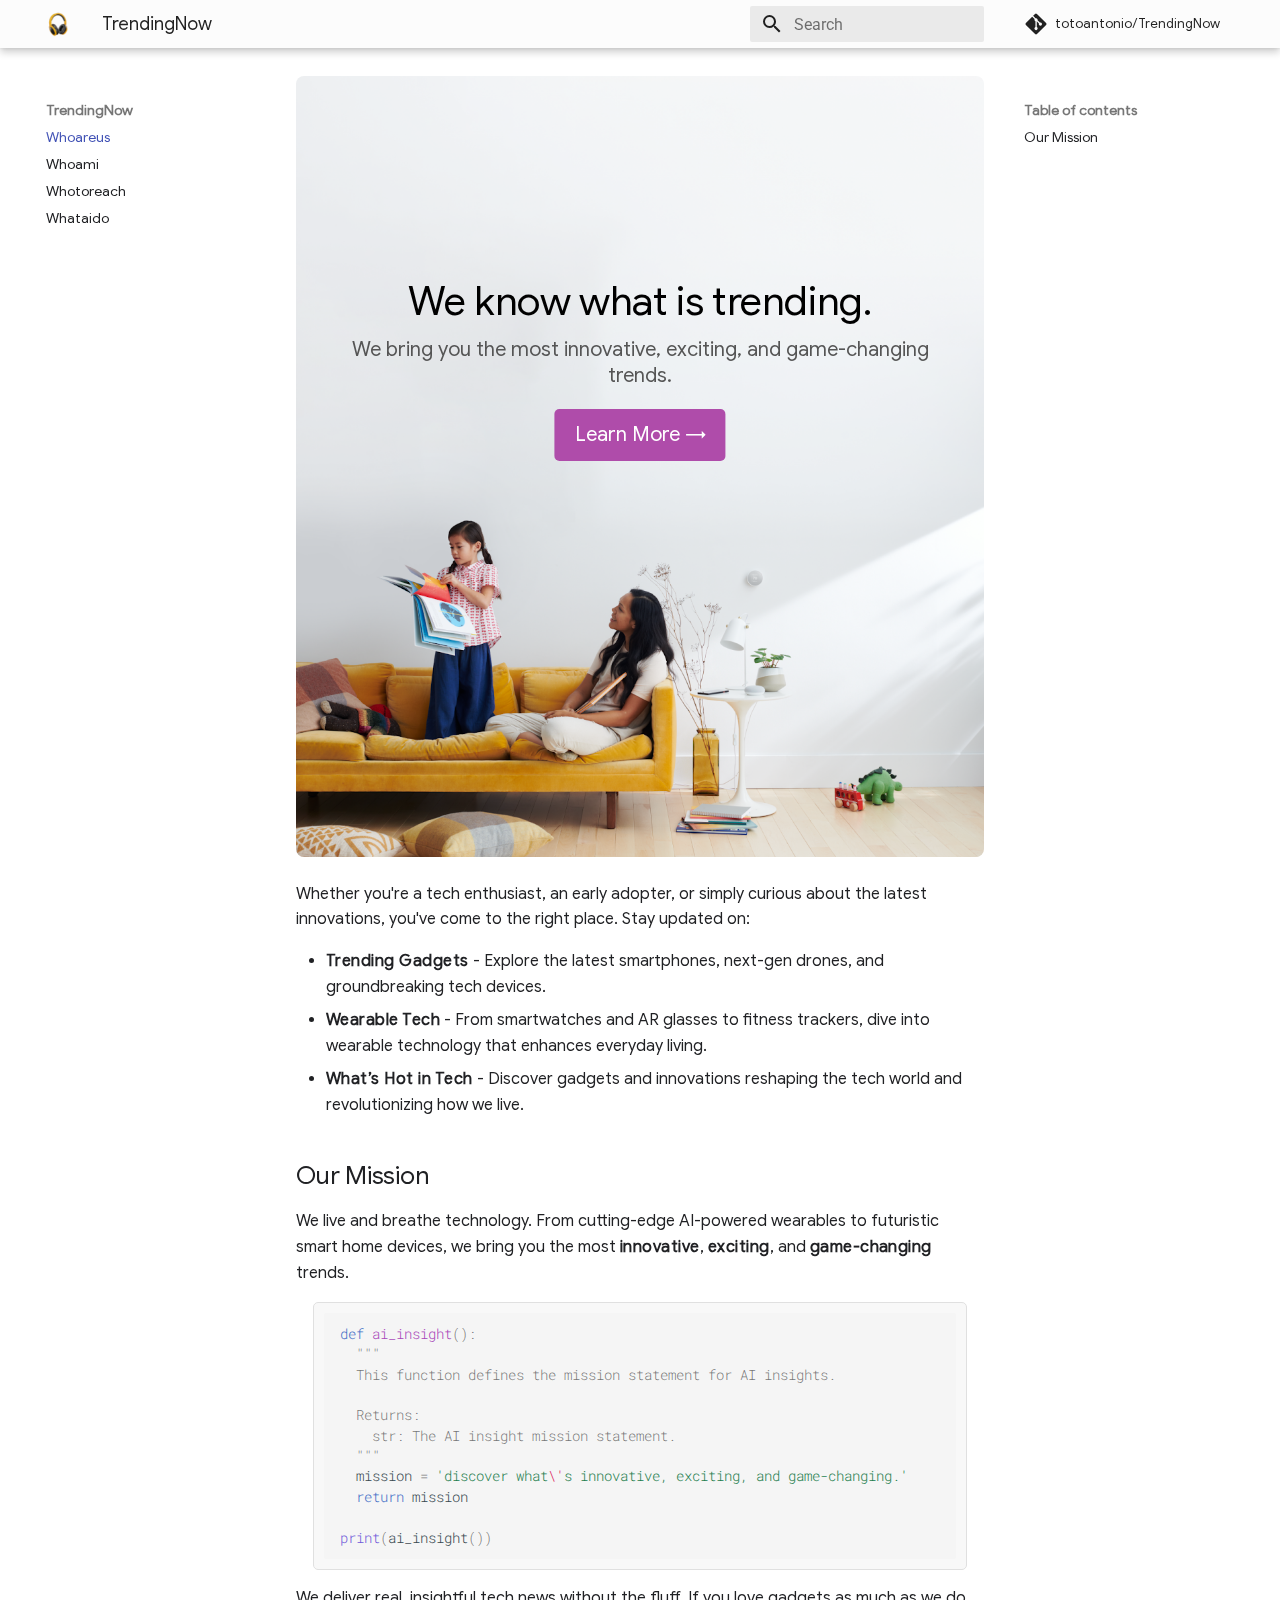
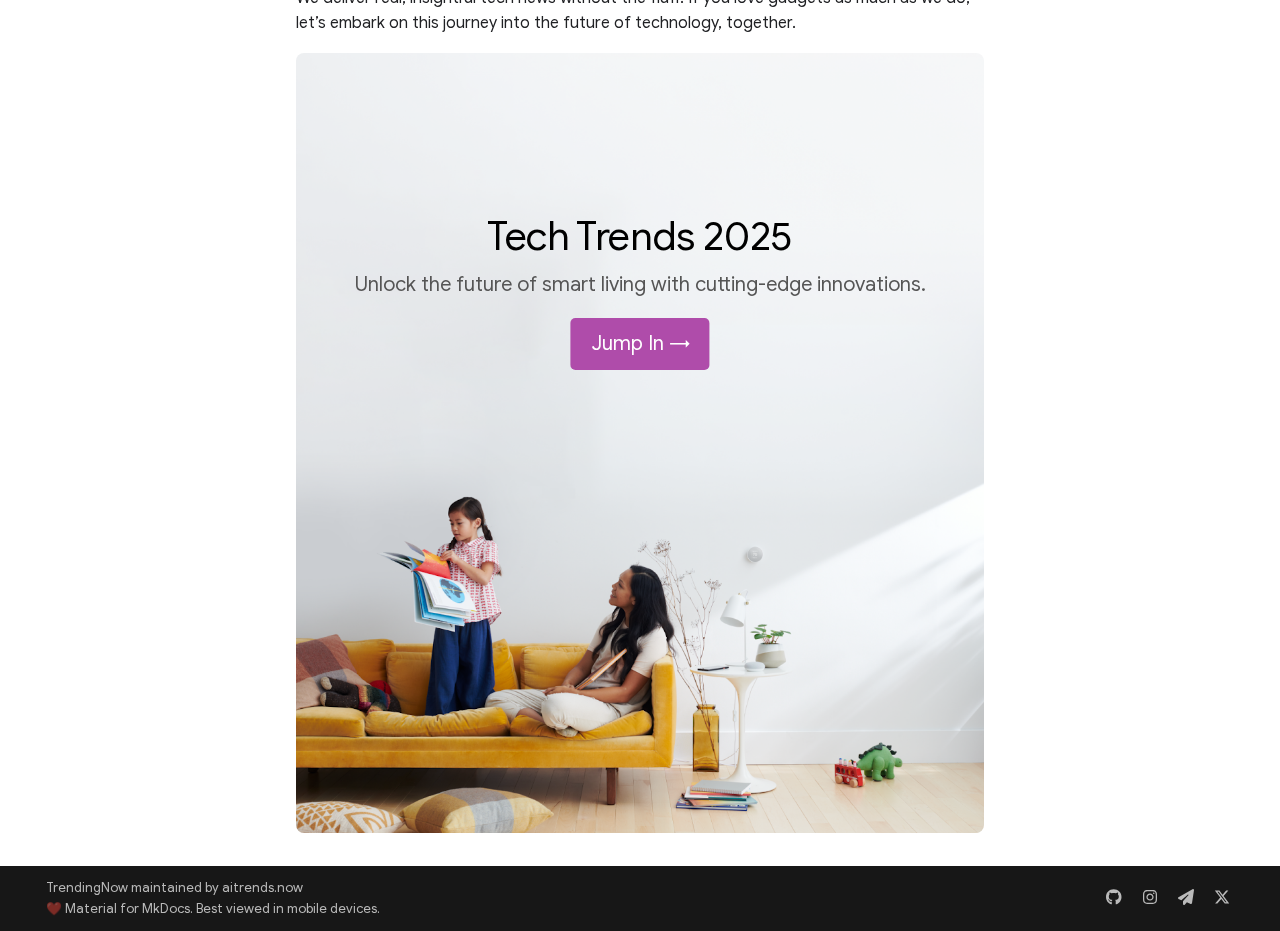
<file: index.html>
<!doctype html><html lang=en class=no-js> <head><meta charset=utf-8><meta name=viewport content="width=device-width,initial-scale=1"><meta name=description content="Stay ahead with AI-driven insights on gadgets and technology! Discover the latest trends, reviews, and innovations shaping the future of tech in the USA. Explore AI-powered solutions for smarter living."><meta name=author content=aitrends.now><link href=https://trendingnow.top/ rel=canonical><link href=AboutMe/ rel=next><link rel=icon href=assets/favicon.png><meta name=generator content="mkdocs-1.6.1, mkdocs-material-9.5.49"><title>TrendingNow</title><link rel=stylesheet href=assets/stylesheets/main.6f8fc17f.min.css><link rel=stylesheet href=assets/stylesheets/palette.06af60db.min.css><link rel=preconnect href=https://fonts.gstatic.com crossorigin><link rel=stylesheet href="https://fonts.googleapis.com/css?family=Roboto:300,300i,400,400i,700,700i%7CRoboto+Mono:400,400i,700,700i&display=fallback"><style>:root{--md-text-font:"Roboto";--md-code-font:"Roboto Mono"}</style><link rel=stylesheet href=stylesheets/extra.css><script>__md_scope=new URL(".",location),__md_hash=e=>[...e].reduce(((e,_)=>(e<<5)-e+_.charCodeAt(0)),0),__md_get=(e,_=localStorage,t=__md_scope)=>JSON.parse(_.getItem(t.pathname+"."+e)),__md_set=(e,_,t=localStorage,a=__md_scope)=>{try{t.setItem(a.pathname+"."+e,JSON.stringify(_))}catch(e){}}</script><script id=__analytics>function __md_analytics(){function e(){dataLayer.push(arguments)}window.dataLayer=window.dataLayer||[],e("js",new Date),e("config","G-665LE3FDL2"),document.addEventListener("DOMContentLoaded",(function(){document.forms.search&&document.forms.search.query.addEventListener("blur",(function(){this.value&&e("event","search",{search_term:this.value})}));document$.subscribe((function(){var t=document.forms.feedback;if(void 0!==t)for(var a of t.querySelectorAll("[type=submit]"))a.addEventListener("click",(function(a){a.preventDefault();var n=document.location.pathname,d=this.getAttribute("data-md-value");e("event","feedback",{page:n,data:d}),t.firstElementChild.disabled=!0;var r=t.querySelector(".md-feedback__note [data-md-value='"+d+"']");r&&(r.hidden=!1)})),t.hidden=!1})),location$.subscribe((function(t){e("config","G-665LE3FDL2",{page_path:t.pathname})}))}));var t=document.createElement("script");t.async=!0,t.src="https://www.googletagmanager.com/gtag/js?id=G-665LE3FDL2",document.getElementById("__analytics").insertAdjacentElement("afterEnd",t)}</script><script>"undefined"!=typeof __md_analytics&&__md_analytics()</script><meta property=og:type content=website><meta property=og:title content=TrendingNow><meta property=og:description content="Stay ahead with AI-driven insights on gadgets and technology! Discover the latest trends, reviews, and innovations shaping the future of tech in the USA. Explore AI-powered solutions for smarter living."><meta property=og:image content=https://trendingnow.top/assets/social/index.png><meta property=og:image:type content=image/png><meta property=og:image:width content=1200><meta property=og:image:height content=630><meta content=https://trendingnow.top/ property=og:url><meta name=twitter:card content=summary_large_image><meta name=twitter:title content=TrendingNow><meta name=twitter:description content="Stay ahead with AI-driven insights on gadgets and technology! Discover the latest trends, reviews, and innovations shaping the future of tech in the USA. Explore AI-powered solutions for smarter living."><meta name=twitter:image content=https://trendingnow.top/assets/social/index.png></head> <body dir=ltr data-md-color-scheme=TrendingNow data-md-color-primary=white data-md-color-accent=white> <input class=md-toggle data-md-toggle=drawer type=checkbox id=__drawer autocomplete=off> <input class=md-toggle data-md-toggle=search type=checkbox id=__search autocomplete=off> <label class=md-overlay for=__drawer></label> <div data-md-component=skip> <a href=#latest-trends-in-gadgets-and-technology class=md-skip> Skip to content </a> </div> <div data-md-component=announce> </div> <header class="md-header md-header--shadow" data-md-component=header> <nav class="md-header__inner md-grid" aria-label=Header> <a href=https://trendingnow.top title=TrendingNow class="md-header__button md-logo" aria-label=TrendingNow data-md-component=logo> <img src=assets/favicon.png alt=logo> </a> <label class="md-header__button md-icon" for=__drawer> <svg xmlns=http://www.w3.org/2000/svg viewbox="0 0 24 24"><path d="M3 6h18v2H3zm0 5h18v2H3zm0 5h18v2H3z"/></svg> </label> <div class=md-header__title data-md-component=header-title> <div class=md-header__ellipsis> <div class=md-header__topic> <span class=md-ellipsis> TrendingNow </span> </div> <div class=md-header__topic data-md-component=header-topic> <span class=md-ellipsis> Whoareus </span> </div> </div> </div> <label class="md-header__button md-icon" for=__search> <svg xmlns=http://www.w3.org/2000/svg viewbox="0 0 24 24"><path d="M9.5 3A6.5 6.5 0 0 1 16 9.5c0 1.61-.59 3.09-1.56 4.23l.27.27h.79l5 5-1.5 1.5-5-5v-.79l-.27-.27A6.52 6.52 0 0 1 9.5 16 6.5 6.5 0 0 1 3 9.5 6.5 6.5 0 0 1 9.5 3m0 2C7 5 5 7 5 9.5S7 14 9.5 14 14 12 14 9.5 12 5 9.5 5"/></svg> </label> <div class=md-search data-md-component=search role=dialog> <label class=md-search__overlay for=__search></label> <div class=md-search__inner role=search> <form class=md-search__form name=search> <input type=text class=md-search__input name=query aria-label=Search placeholder=Search autocapitalize=off autocorrect=off autocomplete=off spellcheck=false data-md-component=search-query required> <label class="md-search__icon md-icon" for=__search> <svg xmlns=http://www.w3.org/2000/svg viewbox="0 0 24 24"><path d="M9.5 3A6.5 6.5 0 0 1 16 9.5c0 1.61-.59 3.09-1.56 4.23l.27.27h.79l5 5-1.5 1.5-5-5v-.79l-.27-.27A6.52 6.52 0 0 1 9.5 16 6.5 6.5 0 0 1 3 9.5 6.5 6.5 0 0 1 9.5 3m0 2C7 5 5 7 5 9.5S7 14 9.5 14 14 12 14 9.5 12 5 9.5 5"/></svg> <svg xmlns=http://www.w3.org/2000/svg viewbox="0 0 24 24"><path d="M20 11v2H8l5.5 5.5-1.42 1.42L4.16 12l7.92-7.92L13.5 5.5 8 11z"/></svg> </label> <nav class=md-search__options aria-label=Search> <button type=reset class="md-search__icon md-icon" title=Clear aria-label=Clear tabindex=-1> <svg xmlns=http://www.w3.org/2000/svg viewbox="0 0 24 24"><path d="M19 6.41 17.59 5 12 10.59 6.41 5 5 6.41 10.59 12 5 17.59 6.41 19 12 13.41 17.59 19 19 17.59 13.41 12z"/></svg> </button> </nav> </form> <div class=md-search__output> <div class=md-search__scrollwrap tabindex=0 data-md-scrollfix> <div class=md-search-result data-md-component=search-result> <div class=md-search-result__meta> Initializing search </div> <ol class=md-search-result__list role=presentation></ol> </div> </div> </div> </div> </div> <div class=md-header__source> <a href=https://github.com/totoantonio/TrendingNow title="Go to repository" class=md-source data-md-component=source> <div class="md-source__icon md-icon"> <svg xmlns=http://www.w3.org/2000/svg viewbox="0 0 448 512"><!-- Font Awesome Free 6.7.1 by @fontawesome - https://fontawesome.com License - https://fontawesome.com/license/free (Icons: CC BY 4.0, Fonts: SIL OFL 1.1, Code: MIT License) Copyright 2024 Fonticons, Inc.--><path d="M439.55 236.05 244 40.45a28.87 28.87 0 0 0-40.81 0l-40.66 40.63 51.52 51.52c27.06-9.14 52.68 16.77 43.39 43.68l49.66 49.66c34.23-11.8 61.18 31 35.47 56.69-26.49 26.49-70.21-2.87-56-37.34L240.22 199v121.85c25.3 12.54 22.26 41.85 9.08 55a34.34 34.34 0 0 1-48.55 0c-17.57-17.6-11.07-46.91 11.25-56v-123c-20.8-8.51-24.6-30.74-18.64-45L142.57 101 8.45 235.14a28.86 28.86 0 0 0 0 40.81l195.61 195.6a28.86 28.86 0 0 0 40.8 0l194.69-194.69a28.86 28.86 0 0 0 0-40.81"/></svg> </div> <div class=md-source__repository> totoantonio/TrendingNow </div> </a> </div> </nav> </header> <div class=md-container data-md-component=container> <main class=md-main data-md-component=main> <div class="md-main__inner md-grid"> <div class="md-sidebar md-sidebar--primary" data-md-component=sidebar data-md-type=navigation> <div class=md-sidebar__scrollwrap> <div class=md-sidebar__inner> <nav class="md-nav md-nav--primary" aria-label=Navigation data-md-level=0> <label class=md-nav__title for=__drawer> <a href=https://trendingnow.top title=TrendingNow class="md-nav__button md-logo" aria-label=TrendingNow data-md-component=logo> <img src=assets/favicon.png alt=logo> </a> TrendingNow </label> <div class=md-nav__source> <a href=https://github.com/totoantonio/TrendingNow title="Go to repository" class=md-source data-md-component=source> <div class="md-source__icon md-icon"> <svg xmlns=http://www.w3.org/2000/svg viewbox="0 0 448 512"><!-- Font Awesome Free 6.7.1 by @fontawesome - https://fontawesome.com License - https://fontawesome.com/license/free (Icons: CC BY 4.0, Fonts: SIL OFL 1.1, Code: MIT License) Copyright 2024 Fonticons, Inc.--><path d="M439.55 236.05 244 40.45a28.87 28.87 0 0 0-40.81 0l-40.66 40.63 51.52 51.52c27.06-9.14 52.68 16.77 43.39 43.68l49.66 49.66c34.23-11.8 61.18 31 35.47 56.69-26.49 26.49-70.21-2.87-56-37.34L240.22 199v121.85c25.3 12.54 22.26 41.85 9.08 55a34.34 34.34 0 0 1-48.55 0c-17.57-17.6-11.07-46.91 11.25-56v-123c-20.8-8.51-24.6-30.74-18.64-45L142.57 101 8.45 235.14a28.86 28.86 0 0 0 0 40.81l195.61 195.6a28.86 28.86 0 0 0 40.8 0l194.69-194.69a28.86 28.86 0 0 0 0-40.81"/></svg> </div> <div class=md-source__repository> totoantonio/TrendingNow </div> </a> </div> <ul class=md-nav__list data-md-scrollfix> <li class="md-nav__item md-nav__item--active"> <input class="md-nav__toggle md-toggle" type=checkbox id=__toc> <label class="md-nav__link md-nav__link--active" for=__toc> <span class=md-ellipsis> Whoareus </span> <span class="md-nav__icon md-icon"></span> </label> <a href=. class="md-nav__link md-nav__link--active"> <span class=md-ellipsis> Whoareus </span> </a> <nav class="md-nav md-nav--secondary" aria-label="Table of contents"> <label class=md-nav__title for=__toc> <span class="md-nav__icon md-icon"></span> Table of contents </label> <ul class=md-nav__list data-md-component=toc data-md-scrollfix> <li class=md-nav__item> <a href=#our-mission class=md-nav__link> <span class=md-ellipsis> Our Mission </span> </a> </li> </ul> </nav> </li> <li class=md-nav__item> <a href=AboutMe/ class=md-nav__link> <span class=md-ellipsis> Whoami </span> </a> </li> <li class=md-nav__item> <a href=Contact/ class=md-nav__link> <span class=md-ellipsis> Whotoreach </span> </a> </li> <li class=md-nav__item> <a href=What%20I%20Do/ class=md-nav__link> <span class=md-ellipsis> Whataido </span> </a> </li> </ul> </nav> </div> </div> </div> <div class="md-sidebar md-sidebar--secondary" data-md-component=sidebar data-md-type=toc> <div class=md-sidebar__scrollwrap> <div class=md-sidebar__inner> <nav class="md-nav md-nav--secondary" aria-label="Table of contents"> <label class=md-nav__title for=__toc> <span class="md-nav__icon md-icon"></span> Table of contents </label> <ul class=md-nav__list data-md-component=toc data-md-scrollfix> <li class=md-nav__item> <a href=#our-mission class=md-nav__link> <span class=md-ellipsis> Our Mission </span> </a> </li> </ul> </nav> </div> </div> </div> <div class=md-content data-md-component=content> <article class="md-content__inner md-typeset"> <h1 id=latest-trends-in-gadgets-and-technology><span style=display:none;>Latest Trends in Gadgets and Technology</span><a class=headerlink href=#latest-trends-in-gadgets-and-technology title="Permanent link">&para;</a></h1> <div style="position: relative; text-align: center; width: 100%; max-width: 100%; margin: 0 auto; margin-top: -15%;"> <picture> <source srcset="assets/learnmore-small.webp 300w, assets/learnmore.webp 1000w" sizes=100vw type=image/webp> <img src=assets/learnmore.webp alt="Couple Exploring New Tech Updates" width=757 height=859 style="border-radius: 8px;"> </picture> <div style="position: absolute; top: 30%; left: 50%; transform: translate(-50%, -50%); width: 90%; max-width: 800px; padding: 0 20px; z-index: 2; margin-top: 8%;"> <h1 style="font-size: 2rem; margin-bottom: 0.5rem; color: #000;">We know what is trending.</h1> <p style="font-size: 1rem; color: #555; margin: 0;line-height:1.3rem">We bring you the most innovative, exciting, and game-changing trends.</p> <a href=https://www.instagram.com/aitrends.now/ style="text-decoration: none; display: inline-block; padding: 10px 20px; margin-top: 20px; background-color:rgb(175, 76, 170); color: white; border-radius: 5px; font-size: 1rem;">Learn More →</a> </div> </div> <p>Whether you're a tech enthusiast, an early adopter, or simply curious about the latest innovations, you've come to the right place. Stay updated on:</p> <ul> <li><strong>Trending Gadgets</strong> - Explore the latest smartphones, next-gen drones, and groundbreaking tech devices.</li> <li><strong>Wearable Tech</strong> - From smartwatches and AR glasses to fitness trackers, dive into wearable technology that enhances everyday living.</li> <li><strong>What’s Hot in Tech</strong> - Discover gadgets and innovations reshaping the tech world and revolutionizing how we live.</li> </ul> <h2 id=our-mission>Our Mission<a class=headerlink href=#our-mission title="Permanent link">&para;</a></h2> <p>We live and breathe technology. From cutting-edge AI-powered wearables to futuristic smart home devices, we bring you the most <strong>innovative</strong>, <strong>exciting</strong>, and <strong>game-changing</strong> trends.</p> <div class=highlight><pre><span></span><code><span class=k>def</span> <span class=nf>ai_insight</span><span class=p>():</span>
<span class=w>  </span><span class=sd>&quot;&quot;&quot;</span>
<span class=sd>  This function defines the mission statement for AI insights.</span>

<span class=sd>  Returns:</span>
<span class=sd>    str: The AI insight mission statement.</span>
<span class=sd>  &quot;&quot;&quot;</span>
  <span class=n>mission</span> <span class=o>=</span> <span class=s1>&#39;discover what</span><span class=se>\&#39;</span><span class=s1>s innovative, exciting, and game-changing.&#39;</span>
  <span class=k>return</span> <span class=n>mission</span>

<span class=nb>print</span><span class=p>(</span><span class=n>ai_insight</span><span class=p>())</span>
</code></pre></div> <p>We deliver real, insightful tech news without the fluff. If you love gadgets as much as we do, let’s embark on this journey into the future of technology, together.</p> <div style="position: relative; text-align: center; width: 100%; max-width: 100%; margin: 0 auto;"> <!-- Background image --> <img src=assets/learnmore.webp alt="Couple Exploring New Tech Updates" width=757 height=859 style="border-radius: 8px;"> <!-- Text section --> <div style="position: absolute; top: 30%; left: 50%; transform: translate(-50%, -50%); width: 90%; max-width: 800px; padding: 0 20px; z-index: 2;"> <h1 style="font-size: 2rem; margin-bottom: 0.5rem; color: #000;">Tech Trends 2025</h1> <p style="font-size: 1rem; color: #555; margin: 0;line-height:1.3rem">Unlock the future of smart living with cutting-edge innovations.</p> <a href=https://www.threads.net/@aitrends.now style="text-decoration: none; display: inline-block; padding: 10px 20px; margin-top: 20px; background-color:rgb(175, 76, 170); color: white; border-radius: 5px; font-size: 1rem;">Jump In →</a> </div> </div> </article> </div> <script>var target=document.getElementById(location.hash.slice(1));target&&target.name&&(target.checked=target.name.startsWith("__tabbed_"))</script> </div> </main> <footer class=md-footer> <div class="md-footer-meta md-typeset"> <div class="md-footer-meta__inner md-grid"> <div class=md-copyright> <div class=md-copyright__highlight> TrendingNow maintained by <a href=https://trendingnow.top>aitrends.now</a> </div> ❤️ <a href=https://squidfunk.github.io/mkdocs-material/ target=_blank rel=noopener> Material for MkDocs. Best viewed in mobile devices. </a> </div> <div class=md-social> <a href target=_blank rel=noopener title="TrendingNow on Github" class=md-social__link> <svg xmlns=http://www.w3.org/2000/svg viewbox="0 0 496 512"><!-- Font Awesome Free 6.7.1 by @fontawesome - https://fontawesome.com License - https://fontawesome.com/license/free (Icons: CC BY 4.0, Fonts: SIL OFL 1.1, Code: MIT License) Copyright 2024 Fonticons, Inc.--><path d="M165.9 397.4c0 2-2.3 3.6-5.2 3.6-3.3.3-5.6-1.3-5.6-3.6 0-2 2.3-3.6 5.2-3.6 3-.3 5.6 1.3 5.6 3.6m-31.1-4.5c-.7 2 1.3 4.3 4.3 4.9 2.6 1 5.6 0 6.2-2s-1.3-4.3-4.3-5.2c-2.6-.7-5.5.3-6.2 2.3m44.2-1.7c-2.9.7-4.9 2.6-4.6 4.9.3 2 2.9 3.3 5.9 2.6 2.9-.7 4.9-2.6 4.6-4.6-.3-1.9-3-3.2-5.9-2.9M244.8 8C106.1 8 0 113.3 0 252c0 110.9 69.8 205.8 169.5 239.2 12.8 2.3 17.3-5.6 17.3-12.1 0-6.2-.3-40.4-.3-61.4 0 0-70 15-84.7-29.8 0 0-11.4-29.1-27.8-36.6 0 0-22.9-15.7 1.6-15.4 0 0 24.9 2 38.6 25.8 21.9 38.6 58.6 27.5 72.9 20.9 2.3-16 8.8-27.1 16-33.7-55.9-6.2-112.3-14.3-112.3-110.5 0-27.5 7.6-41.3 23.6-58.9-2.6-6.5-11.1-33.3 2.6-67.9 20.9-6.5 69 27 69 27 20-5.6 41.5-8.5 62.8-8.5s42.8 2.9 62.8 8.5c0 0 48.1-33.6 69-27 13.7 34.7 5.2 61.4 2.6 67.9 16 17.7 25.8 31.5 25.8 58.9 0 96.5-58.9 104.2-114.8 110.5 9.2 7.9 17 22.9 17 46.4 0 33.7-.3 75.4-.3 83.6 0 6.5 4.6 14.4 17.3 12.1C428.2 457.8 496 362.9 496 252 496 113.3 383.5 8 244.8 8M97.2 352.9c-1.3 1-1 3.3.7 5.2 1.6 1.6 3.9 2.3 5.2 1 1.3-1 1-3.3-.7-5.2-1.6-1.6-3.9-2.3-5.2-1m-10.8-8.1c-.7 1.3.3 2.9 2.3 3.9 1.6 1 3.6.7 4.3-.7.7-1.3-.3-2.9-2.3-3.9-2-.6-3.6-.3-4.3.7m32.4 35.6c-1.6 1.3-1 4.3 1.3 6.2 2.3 2.3 5.2 2.6 6.5 1 1.3-1.3.7-4.3-1.3-6.2-2.2-2.3-5.2-2.6-6.5-1m-11.4-14.7c-1.6 1-1.6 3.6 0 5.9s4.3 3.3 5.6 2.3c1.6-1.3 1.6-3.9 0-6.2-1.4-2.3-4-3.3-5.6-2"/></svg> </a> <a href=https://www.instagram.com/aitrends.now target=_blank rel=noopener title="TrendingNow on Instagram" class=md-social__link> <svg xmlns=http://www.w3.org/2000/svg viewbox="0 0 448 512"><!-- Font Awesome Free 6.7.1 by @fontawesome - https://fontawesome.com License - https://fontawesome.com/license/free (Icons: CC BY 4.0, Fonts: SIL OFL 1.1, Code: MIT License) Copyright 2024 Fonticons, Inc.--><path d="M224.1 141c-63.6 0-114.9 51.3-114.9 114.9s51.3 114.9 114.9 114.9S339 319.5 339 255.9 287.7 141 224.1 141m0 189.6c-41.1 0-74.7-33.5-74.7-74.7s33.5-74.7 74.7-74.7 74.7 33.5 74.7 74.7-33.6 74.7-74.7 74.7m146.4-194.3c0 14.9-12 26.8-26.8 26.8-14.9 0-26.8-12-26.8-26.8s12-26.8 26.8-26.8 26.8 12 26.8 26.8m76.1 27.2c-1.7-35.9-9.9-67.7-36.2-93.9-26.2-26.2-58-34.4-93.9-36.2-37-2.1-147.9-2.1-184.9 0-35.8 1.7-67.6 9.9-93.9 36.1s-34.4 58-36.2 93.9c-2.1 37-2.1 147.9 0 184.9 1.7 35.9 9.9 67.7 36.2 93.9s58 34.4 93.9 36.2c37 2.1 147.9 2.1 184.9 0 35.9-1.7 67.7-9.9 93.9-36.2 26.2-26.2 34.4-58 36.2-93.9 2.1-37 2.1-147.8 0-184.8M398.8 388c-7.8 19.6-22.9 34.7-42.6 42.6-29.5 11.7-99.5 9-132.1 9s-102.7 2.6-132.1-9c-19.6-7.8-34.7-22.9-42.6-42.6-11.7-29.5-9-99.5-9-132.1s-2.6-102.7 9-132.1c7.8-19.6 22.9-34.7 42.6-42.6 29.5-11.7 99.5-9 132.1-9s102.7-2.6 132.1 9c19.6 7.8 34.7 22.9 42.6 42.6 11.7 29.5 9 99.5 9 132.1s2.7 102.7-9 132.1"/></svg> </a> <a href target=_blank rel=noopener title class=md-social__link> <svg xmlns=http://www.w3.org/2000/svg viewbox="0 0 512 512"><!-- Font Awesome Free 6.7.1 by @fontawesome - https://fontawesome.com License - https://fontawesome.com/license/free (Icons: CC BY 4.0, Fonts: SIL OFL 1.1, Code: MIT License) Copyright 2024 Fonticons, Inc.--><path d="M498.1 5.6c10.1 7 15.4 19.1 13.5 31.2l-64 416c-1.5 9.7-7.4 18.2-16 23s-18.9 5.4-28 1.6L284 427.7l-68.5 74.1c-8.9 9.7-22.9 12.9-35.2 8.1S160 493.2 160 480v-83.6c0-4 1.5-7.8 4.2-10.8l167.6-182.8c5.8-6.3 5.6-16-.4-22s-15.7-6.4-22-.7L106 360.8l-88.3-44.2C7.1 311.3.3 300.7 0 288.9s5.9-22.8 16.1-28.7l448-256c10.7-6.1 23.9-5.5 34 1.4"/></svg> </a> <a href target=_blank rel=noopener title class=md-social__link> <svg xmlns=http://www.w3.org/2000/svg viewbox="0 0 512 512"><!-- Font Awesome Free 6.7.1 by @fontawesome - https://fontawesome.com License - https://fontawesome.com/license/free (Icons: CC BY 4.0, Fonts: SIL OFL 1.1, Code: MIT License) Copyright 2024 Fonticons, Inc.--><path d="M389.2 48h70.6L305.6 224.2 487 464H345L233.7 318.6 106.5 464H35.8l164.9-188.5L26.8 48h145.6l100.5 132.9zm-24.8 373.8h39.1L151.1 88h-42z"/></svg> </a> </div> </div> </div> </footer> </div> <div class=md-dialog data-md-component=dialog> <div class="md-dialog__inner md-typeset"></div> </div> <script id=__config type=application/json>{"base": ".", "features": [], "search": "assets/javascripts/workers/search.6ce7567c.min.js", "translations": {"clipboard.copied": "Copied to clipboard", "clipboard.copy": "Copy to clipboard", "search.result.more.one": "1 more on this page", "search.result.more.other": "# more on this page", "search.result.none": "No matching documents", "search.result.one": "1 matching document", "search.result.other": "# matching documents", "search.result.placeholder": "Type to start searching", "search.result.term.missing": "Missing", "select.version": "Select version"}}</script> <script src=assets/javascripts/bundle.88dd0f4e.min.js></script> </body> </html>
</file>
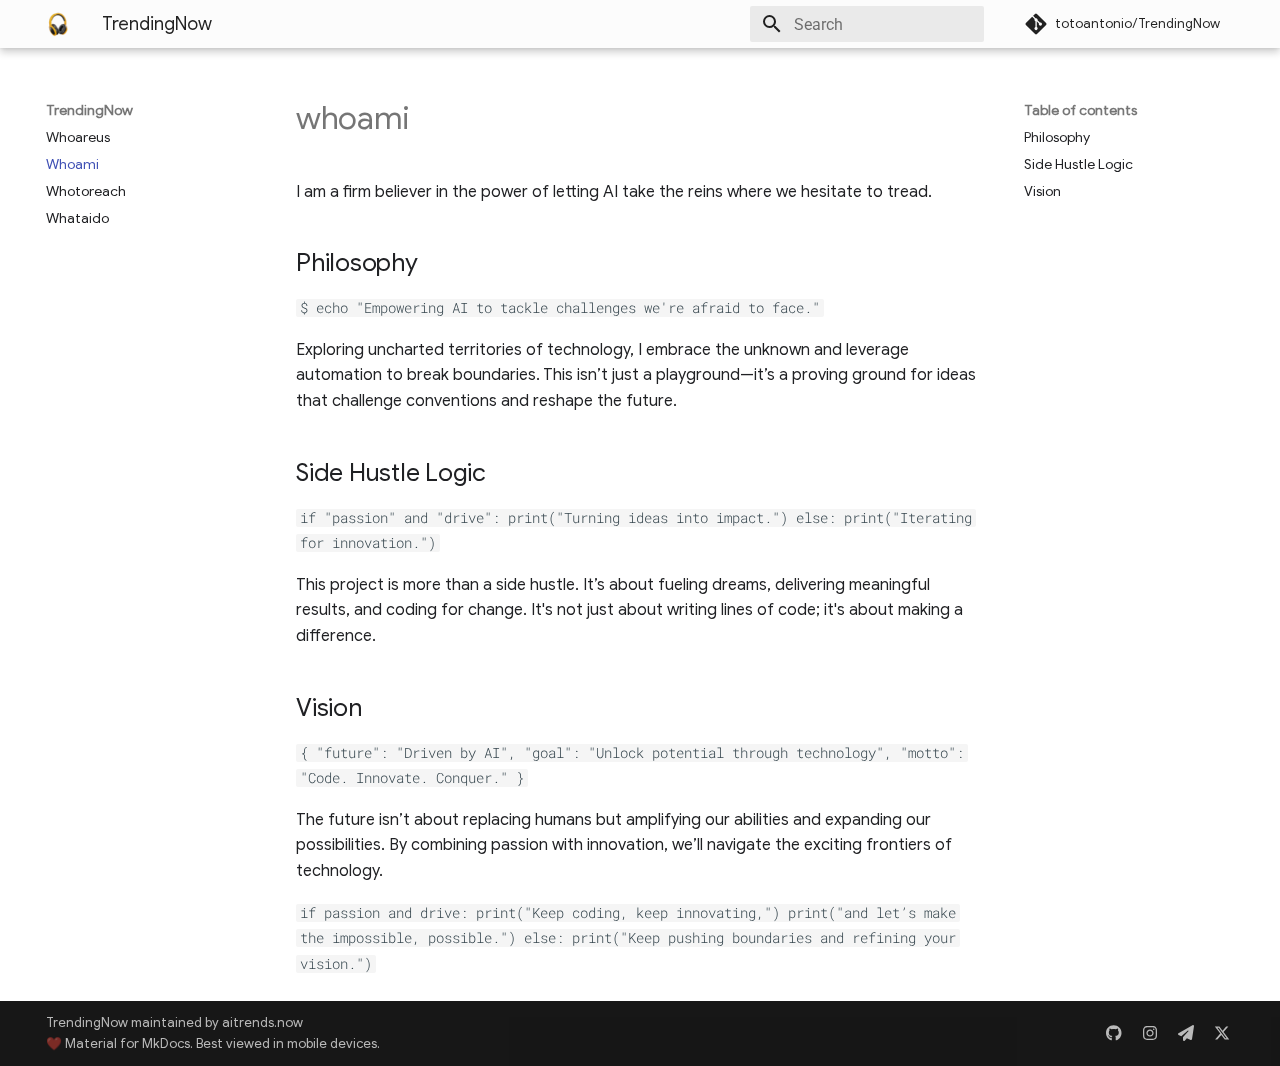
<file: AboutMe/index.html>
<!doctype html><html lang=en class=no-js> <head><meta charset=utf-8><meta name=viewport content="width=device-width,initial-scale=1"><meta name=description content="Stay ahead with AI-driven insights on gadgets and technology! Discover the latest trends, reviews, and innovations shaping the future of tech in the USA. Explore AI-powered solutions for smarter living."><meta name=author content=aitrends.now><link href=https://trendingnow.top/AboutMe/ rel=canonical><link rel=prev href=..><link href=../Contact/ rel=next><link rel=icon href=../assets/favicon.png><meta name=generator content="mkdocs-1.6.1, mkdocs-material-9.5.49"><title>Whoami - TrendingNow</title><link rel=stylesheet href=../assets/stylesheets/main.6f8fc17f.min.css><link rel=stylesheet href=../assets/stylesheets/palette.06af60db.min.css><link rel=preconnect href=https://fonts.gstatic.com crossorigin><link rel=stylesheet href="https://fonts.googleapis.com/css?family=Roboto:300,300i,400,400i,700,700i%7CRoboto+Mono:400,400i,700,700i&display=fallback"><style>:root{--md-text-font:"Roboto";--md-code-font:"Roboto Mono"}</style><link rel=stylesheet href=../stylesheets/extra.css><script>__md_scope=new URL("..",location),__md_hash=e=>[...e].reduce(((e,_)=>(e<<5)-e+_.charCodeAt(0)),0),__md_get=(e,_=localStorage,t=__md_scope)=>JSON.parse(_.getItem(t.pathname+"."+e)),__md_set=(e,_,t=localStorage,a=__md_scope)=>{try{t.setItem(a.pathname+"."+e,JSON.stringify(_))}catch(e){}}</script><script id=__analytics>function __md_analytics(){function e(){dataLayer.push(arguments)}window.dataLayer=window.dataLayer||[],e("js",new Date),e("config","G-665LE3FDL2"),document.addEventListener("DOMContentLoaded",(function(){document.forms.search&&document.forms.search.query.addEventListener("blur",(function(){this.value&&e("event","search",{search_term:this.value})}));document$.subscribe((function(){var t=document.forms.feedback;if(void 0!==t)for(var a of t.querySelectorAll("[type=submit]"))a.addEventListener("click",(function(a){a.preventDefault();var n=document.location.pathname,d=this.getAttribute("data-md-value");e("event","feedback",{page:n,data:d}),t.firstElementChild.disabled=!0;var r=t.querySelector(".md-feedback__note [data-md-value='"+d+"']");r&&(r.hidden=!1)})),t.hidden=!1})),location$.subscribe((function(t){e("config","G-665LE3FDL2",{page_path:t.pathname})}))}));var t=document.createElement("script");t.async=!0,t.src="https://www.googletagmanager.com/gtag/js?id=G-665LE3FDL2",document.getElementById("__analytics").insertAdjacentElement("afterEnd",t)}</script><script>"undefined"!=typeof __md_analytics&&__md_analytics()</script><meta property=og:type content=website><meta property=og:title content="Whoami - TrendingNow"><meta property=og:description content="Stay ahead with AI-driven insights on gadgets and technology! Discover the latest trends, reviews, and innovations shaping the future of tech in the USA. Explore AI-powered solutions for smarter living."><meta property=og:image content=https://trendingnow.top/assets/social/AboutMe.png><meta property=og:image:type content=image/png><meta property=og:image:width content=1200><meta property=og:image:height content=630><meta content=https://trendingnow.top/AboutMe/ property=og:url><meta name=twitter:card content=summary_large_image><meta name=twitter:title content="Whoami - TrendingNow"><meta name=twitter:description content="Stay ahead with AI-driven insights on gadgets and technology! Discover the latest trends, reviews, and innovations shaping the future of tech in the USA. Explore AI-powered solutions for smarter living."><meta name=twitter:image content=https://trendingnow.top/assets/social/AboutMe.png></head> <body dir=ltr data-md-color-scheme=TrendingNow data-md-color-primary=white data-md-color-accent=white> <input class=md-toggle data-md-toggle=drawer type=checkbox id=__drawer autocomplete=off> <input class=md-toggle data-md-toggle=search type=checkbox id=__search autocomplete=off> <label class=md-overlay for=__drawer></label> <div data-md-component=skip> <a href=#whoami class=md-skip> Skip to content </a> </div> <div data-md-component=announce> </div> <header class="md-header md-header--shadow" data-md-component=header> <nav class="md-header__inner md-grid" aria-label=Header> <a href=https://trendingnow.top title=TrendingNow class="md-header__button md-logo" aria-label=TrendingNow data-md-component=logo> <img src=../assets/favicon.png alt=logo> </a> <label class="md-header__button md-icon" for=__drawer> <svg xmlns=http://www.w3.org/2000/svg viewbox="0 0 24 24"><path d="M3 6h18v2H3zm0 5h18v2H3zm0 5h18v2H3z"/></svg> </label> <div class=md-header__title data-md-component=header-title> <div class=md-header__ellipsis> <div class=md-header__topic> <span class=md-ellipsis> TrendingNow </span> </div> <div class=md-header__topic data-md-component=header-topic> <span class=md-ellipsis> Whoami </span> </div> </div> </div> <label class="md-header__button md-icon" for=__search> <svg xmlns=http://www.w3.org/2000/svg viewbox="0 0 24 24"><path d="M9.5 3A6.5 6.5 0 0 1 16 9.5c0 1.61-.59 3.09-1.56 4.23l.27.27h.79l5 5-1.5 1.5-5-5v-.79l-.27-.27A6.52 6.52 0 0 1 9.5 16 6.5 6.5 0 0 1 3 9.5 6.5 6.5 0 0 1 9.5 3m0 2C7 5 5 7 5 9.5S7 14 9.5 14 14 12 14 9.5 12 5 9.5 5"/></svg> </label> <div class=md-search data-md-component=search role=dialog> <label class=md-search__overlay for=__search></label> <div class=md-search__inner role=search> <form class=md-search__form name=search> <input type=text class=md-search__input name=query aria-label=Search placeholder=Search autocapitalize=off autocorrect=off autocomplete=off spellcheck=false data-md-component=search-query required> <label class="md-search__icon md-icon" for=__search> <svg xmlns=http://www.w3.org/2000/svg viewbox="0 0 24 24"><path d="M9.5 3A6.5 6.5 0 0 1 16 9.5c0 1.61-.59 3.09-1.56 4.23l.27.27h.79l5 5-1.5 1.5-5-5v-.79l-.27-.27A6.52 6.52 0 0 1 9.5 16 6.5 6.5 0 0 1 3 9.5 6.5 6.5 0 0 1 9.5 3m0 2C7 5 5 7 5 9.5S7 14 9.5 14 14 12 14 9.5 12 5 9.5 5"/></svg> <svg xmlns=http://www.w3.org/2000/svg viewbox="0 0 24 24"><path d="M20 11v2H8l5.5 5.5-1.42 1.42L4.16 12l7.92-7.92L13.5 5.5 8 11z"/></svg> </label> <nav class=md-search__options aria-label=Search> <button type=reset class="md-search__icon md-icon" title=Clear aria-label=Clear tabindex=-1> <svg xmlns=http://www.w3.org/2000/svg viewbox="0 0 24 24"><path d="M19 6.41 17.59 5 12 10.59 6.41 5 5 6.41 10.59 12 5 17.59 6.41 19 12 13.41 17.59 19 19 17.59 13.41 12z"/></svg> </button> </nav> </form> <div class=md-search__output> <div class=md-search__scrollwrap tabindex=0 data-md-scrollfix> <div class=md-search-result data-md-component=search-result> <div class=md-search-result__meta> Initializing search </div> <ol class=md-search-result__list role=presentation></ol> </div> </div> </div> </div> </div> <div class=md-header__source> <a href=https://github.com/totoantonio/TrendingNow title="Go to repository" class=md-source data-md-component=source> <div class="md-source__icon md-icon"> <svg xmlns=http://www.w3.org/2000/svg viewbox="0 0 448 512"><!-- Font Awesome Free 6.7.1 by @fontawesome - https://fontawesome.com License - https://fontawesome.com/license/free (Icons: CC BY 4.0, Fonts: SIL OFL 1.1, Code: MIT License) Copyright 2024 Fonticons, Inc.--><path d="M439.55 236.05 244 40.45a28.87 28.87 0 0 0-40.81 0l-40.66 40.63 51.52 51.52c27.06-9.14 52.68 16.77 43.39 43.68l49.66 49.66c34.23-11.8 61.18 31 35.47 56.69-26.49 26.49-70.21-2.87-56-37.34L240.22 199v121.85c25.3 12.54 22.26 41.85 9.08 55a34.34 34.34 0 0 1-48.55 0c-17.57-17.6-11.07-46.91 11.25-56v-123c-20.8-8.51-24.6-30.74-18.64-45L142.57 101 8.45 235.14a28.86 28.86 0 0 0 0 40.81l195.61 195.6a28.86 28.86 0 0 0 40.8 0l194.69-194.69a28.86 28.86 0 0 0 0-40.81"/></svg> </div> <div class=md-source__repository> totoantonio/TrendingNow </div> </a> </div> </nav> </header> <div class=md-container data-md-component=container> <main class=md-main data-md-component=main> <div class="md-main__inner md-grid"> <div class="md-sidebar md-sidebar--primary" data-md-component=sidebar data-md-type=navigation> <div class=md-sidebar__scrollwrap> <div class=md-sidebar__inner> <nav class="md-nav md-nav--primary" aria-label=Navigation data-md-level=0> <label class=md-nav__title for=__drawer> <a href=https://trendingnow.top title=TrendingNow class="md-nav__button md-logo" aria-label=TrendingNow data-md-component=logo> <img src=../assets/favicon.png alt=logo> </a> TrendingNow </label> <div class=md-nav__source> <a href=https://github.com/totoantonio/TrendingNow title="Go to repository" class=md-source data-md-component=source> <div class="md-source__icon md-icon"> <svg xmlns=http://www.w3.org/2000/svg viewbox="0 0 448 512"><!-- Font Awesome Free 6.7.1 by @fontawesome - https://fontawesome.com License - https://fontawesome.com/license/free (Icons: CC BY 4.0, Fonts: SIL OFL 1.1, Code: MIT License) Copyright 2024 Fonticons, Inc.--><path d="M439.55 236.05 244 40.45a28.87 28.87 0 0 0-40.81 0l-40.66 40.63 51.52 51.52c27.06-9.14 52.68 16.77 43.39 43.68l49.66 49.66c34.23-11.8 61.18 31 35.47 56.69-26.49 26.49-70.21-2.87-56-37.34L240.22 199v121.85c25.3 12.54 22.26 41.85 9.08 55a34.34 34.34 0 0 1-48.55 0c-17.57-17.6-11.07-46.91 11.25-56v-123c-20.8-8.51-24.6-30.74-18.64-45L142.57 101 8.45 235.14a28.86 28.86 0 0 0 0 40.81l195.61 195.6a28.86 28.86 0 0 0 40.8 0l194.69-194.69a28.86 28.86 0 0 0 0-40.81"/></svg> </div> <div class=md-source__repository> totoantonio/TrendingNow </div> </a> </div> <ul class=md-nav__list data-md-scrollfix> <li class=md-nav__item> <a href=.. class=md-nav__link> <span class=md-ellipsis> Whoareus </span> </a> </li> <li class="md-nav__item md-nav__item--active"> <input class="md-nav__toggle md-toggle" type=checkbox id=__toc> <label class="md-nav__link md-nav__link--active" for=__toc> <span class=md-ellipsis> Whoami </span> <span class="md-nav__icon md-icon"></span> </label> <a href=./ class="md-nav__link md-nav__link--active"> <span class=md-ellipsis> Whoami </span> </a> <nav class="md-nav md-nav--secondary" aria-label="Table of contents"> <label class=md-nav__title for=__toc> <span class="md-nav__icon md-icon"></span> Table of contents </label> <ul class=md-nav__list data-md-component=toc data-md-scrollfix> <li class=md-nav__item> <a href=#philosophy class=md-nav__link> <span class=md-ellipsis> Philosophy </span> </a> </li> <li class=md-nav__item> <a href=#side-hustle-logic class=md-nav__link> <span class=md-ellipsis> Side Hustle Logic </span> </a> </li> <li class=md-nav__item> <a href=#vision class=md-nav__link> <span class=md-ellipsis> Vision </span> </a> </li> </ul> </nav> </li> <li class=md-nav__item> <a href=../Contact/ class=md-nav__link> <span class=md-ellipsis> Whotoreach </span> </a> </li> <li class=md-nav__item> <a href=../What%20I%20Do/ class=md-nav__link> <span class=md-ellipsis> Whataido </span> </a> </li> </ul> </nav> </div> </div> </div> <div class="md-sidebar md-sidebar--secondary" data-md-component=sidebar data-md-type=toc> <div class=md-sidebar__scrollwrap> <div class=md-sidebar__inner> <nav class="md-nav md-nav--secondary" aria-label="Table of contents"> <label class=md-nav__title for=__toc> <span class="md-nav__icon md-icon"></span> Table of contents </label> <ul class=md-nav__list data-md-component=toc data-md-scrollfix> <li class=md-nav__item> <a href=#philosophy class=md-nav__link> <span class=md-ellipsis> Philosophy </span> </a> </li> <li class=md-nav__item> <a href=#side-hustle-logic class=md-nav__link> <span class=md-ellipsis> Side Hustle Logic </span> </a> </li> <li class=md-nav__item> <a href=#vision class=md-nav__link> <span class=md-ellipsis> Vision </span> </a> </li> </ul> </nav> </div> </div> </div> <div class=md-content data-md-component=content> <article class="md-content__inner md-typeset"> <h1 id=whoami>whoami<a class=headerlink href=#whoami title="Permanent link">&para;</a></h1> <p><span style=display:none;>AI Enthusiast Exploring the Future of Technology</span></p> <p>I am a firm believer in the power of letting AI take the reins where we hesitate to tread.</p> <h2 id=philosophy>Philosophy<a class=headerlink href=#philosophy title="Permanent link">&para;</a></h2> <p><code>$ echo "Empowering AI to tackle challenges we're afraid to face."</code></p> <p>Exploring uncharted territories of technology, I embrace the unknown and leverage automation to break boundaries. This isn’t just a playground—it’s a proving ground for ideas that challenge conventions and reshape the future.</p> <h2 id=side-hustle-logic>Side Hustle Logic<a class=headerlink href=#side-hustle-logic title="Permanent link">&para;</a></h2> <p><code>if "passion" and "drive": print("Turning ideas into impact.") else: print("Iterating for innovation.")</code></p> <p>This project is more than a side hustle. It’s about fueling dreams, delivering meaningful results, and coding for change. It's not just about writing lines of code; it's about making a difference.</p> <h2 id=vision>Vision<a class=headerlink href=#vision title="Permanent link">&para;</a></h2> <p><code>{ "future": "Driven by AI", "goal": "Unlock potential through technology", "motto": "Code. Innovate. Conquer." }</code></p> <p>The future isn’t about replacing humans but amplifying our abilities and expanding our possibilities. By combining passion with innovation, we’ll navigate the exciting frontiers of technology.</p> <p><code>if passion and drive: print("Keep coding, keep innovating,") print("and let’s make the impossible, possible.") else: print("Keep pushing boundaries and refining your vision.")</code></p> </article> </div> <script>var target=document.getElementById(location.hash.slice(1));target&&target.name&&(target.checked=target.name.startsWith("__tabbed_"))</script> </div> </main> <footer class=md-footer> <div class="md-footer-meta md-typeset"> <div class="md-footer-meta__inner md-grid"> <div class=md-copyright> <div class=md-copyright__highlight> TrendingNow maintained by <a href=https://trendingnow.top>aitrends.now</a> </div> ❤️ <a href=https://squidfunk.github.io/mkdocs-material/ target=_blank rel=noopener> Material for MkDocs. Best viewed in mobile devices. </a> </div> <div class=md-social> <a href target=_blank rel=noopener title="TrendingNow on Github" class=md-social__link> <svg xmlns=http://www.w3.org/2000/svg viewbox="0 0 496 512"><!-- Font Awesome Free 6.7.1 by @fontawesome - https://fontawesome.com License - https://fontawesome.com/license/free (Icons: CC BY 4.0, Fonts: SIL OFL 1.1, Code: MIT License) Copyright 2024 Fonticons, Inc.--><path d="M165.9 397.4c0 2-2.3 3.6-5.2 3.6-3.3.3-5.6-1.3-5.6-3.6 0-2 2.3-3.6 5.2-3.6 3-.3 5.6 1.3 5.6 3.6m-31.1-4.5c-.7 2 1.3 4.3 4.3 4.9 2.6 1 5.6 0 6.2-2s-1.3-4.3-4.3-5.2c-2.6-.7-5.5.3-6.2 2.3m44.2-1.7c-2.9.7-4.9 2.6-4.6 4.9.3 2 2.9 3.3 5.9 2.6 2.9-.7 4.9-2.6 4.6-4.6-.3-1.9-3-3.2-5.9-2.9M244.8 8C106.1 8 0 113.3 0 252c0 110.9 69.8 205.8 169.5 239.2 12.8 2.3 17.3-5.6 17.3-12.1 0-6.2-.3-40.4-.3-61.4 0 0-70 15-84.7-29.8 0 0-11.4-29.1-27.8-36.6 0 0-22.9-15.7 1.6-15.4 0 0 24.9 2 38.6 25.8 21.9 38.6 58.6 27.5 72.9 20.9 2.3-16 8.8-27.1 16-33.7-55.9-6.2-112.3-14.3-112.3-110.5 0-27.5 7.6-41.3 23.6-58.9-2.6-6.5-11.1-33.3 2.6-67.9 20.9-6.5 69 27 69 27 20-5.6 41.5-8.5 62.8-8.5s42.8 2.9 62.8 8.5c0 0 48.1-33.6 69-27 13.7 34.7 5.2 61.4 2.6 67.9 16 17.7 25.8 31.5 25.8 58.9 0 96.5-58.9 104.2-114.8 110.5 9.2 7.9 17 22.9 17 46.4 0 33.7-.3 75.4-.3 83.6 0 6.5 4.6 14.4 17.3 12.1C428.2 457.8 496 362.9 496 252 496 113.3 383.5 8 244.8 8M97.2 352.9c-1.3 1-1 3.3.7 5.2 1.6 1.6 3.9 2.3 5.2 1 1.3-1 1-3.3-.7-5.2-1.6-1.6-3.9-2.3-5.2-1m-10.8-8.1c-.7 1.3.3 2.9 2.3 3.9 1.6 1 3.6.7 4.3-.7.7-1.3-.3-2.9-2.3-3.9-2-.6-3.6-.3-4.3.7m32.4 35.6c-1.6 1.3-1 4.3 1.3 6.2 2.3 2.3 5.2 2.6 6.5 1 1.3-1.3.7-4.3-1.3-6.2-2.2-2.3-5.2-2.6-6.5-1m-11.4-14.7c-1.6 1-1.6 3.6 0 5.9s4.3 3.3 5.6 2.3c1.6-1.3 1.6-3.9 0-6.2-1.4-2.3-4-3.3-5.6-2"/></svg> </a> <a href=https://www.instagram.com/aitrends.now target=_blank rel=noopener title="TrendingNow on Instagram" class=md-social__link> <svg xmlns=http://www.w3.org/2000/svg viewbox="0 0 448 512"><!-- Font Awesome Free 6.7.1 by @fontawesome - https://fontawesome.com License - https://fontawesome.com/license/free (Icons: CC BY 4.0, Fonts: SIL OFL 1.1, Code: MIT License) Copyright 2024 Fonticons, Inc.--><path d="M224.1 141c-63.6 0-114.9 51.3-114.9 114.9s51.3 114.9 114.9 114.9S339 319.5 339 255.9 287.7 141 224.1 141m0 189.6c-41.1 0-74.7-33.5-74.7-74.7s33.5-74.7 74.7-74.7 74.7 33.5 74.7 74.7-33.6 74.7-74.7 74.7m146.4-194.3c0 14.9-12 26.8-26.8 26.8-14.9 0-26.8-12-26.8-26.8s12-26.8 26.8-26.8 26.8 12 26.8 26.8m76.1 27.2c-1.7-35.9-9.9-67.7-36.2-93.9-26.2-26.2-58-34.4-93.9-36.2-37-2.1-147.9-2.1-184.9 0-35.8 1.7-67.6 9.9-93.9 36.1s-34.4 58-36.2 93.9c-2.1 37-2.1 147.9 0 184.9 1.7 35.9 9.9 67.7 36.2 93.9s58 34.4 93.9 36.2c37 2.1 147.9 2.1 184.9 0 35.9-1.7 67.7-9.9 93.9-36.2 26.2-26.2 34.4-58 36.2-93.9 2.1-37 2.1-147.8 0-184.8M398.8 388c-7.8 19.6-22.9 34.7-42.6 42.6-29.5 11.7-99.5 9-132.1 9s-102.7 2.6-132.1-9c-19.6-7.8-34.7-22.9-42.6-42.6-11.7-29.5-9-99.5-9-132.1s-2.6-102.7 9-132.1c7.8-19.6 22.9-34.7 42.6-42.6 29.5-11.7 99.5-9 132.1-9s102.7-2.6 132.1 9c19.6 7.8 34.7 22.9 42.6 42.6 11.7 29.5 9 99.5 9 132.1s2.7 102.7-9 132.1"/></svg> </a> <a href target=_blank rel=noopener title class=md-social__link> <svg xmlns=http://www.w3.org/2000/svg viewbox="0 0 512 512"><!-- Font Awesome Free 6.7.1 by @fontawesome - https://fontawesome.com License - https://fontawesome.com/license/free (Icons: CC BY 4.0, Fonts: SIL OFL 1.1, Code: MIT License) Copyright 2024 Fonticons, Inc.--><path d="M498.1 5.6c10.1 7 15.4 19.1 13.5 31.2l-64 416c-1.5 9.7-7.4 18.2-16 23s-18.9 5.4-28 1.6L284 427.7l-68.5 74.1c-8.9 9.7-22.9 12.9-35.2 8.1S160 493.2 160 480v-83.6c0-4 1.5-7.8 4.2-10.8l167.6-182.8c5.8-6.3 5.6-16-.4-22s-15.7-6.4-22-.7L106 360.8l-88.3-44.2C7.1 311.3.3 300.7 0 288.9s5.9-22.8 16.1-28.7l448-256c10.7-6.1 23.9-5.5 34 1.4"/></svg> </a> <a href target=_blank rel=noopener title class=md-social__link> <svg xmlns=http://www.w3.org/2000/svg viewbox="0 0 512 512"><!-- Font Awesome Free 6.7.1 by @fontawesome - https://fontawesome.com License - https://fontawesome.com/license/free (Icons: CC BY 4.0, Fonts: SIL OFL 1.1, Code: MIT License) Copyright 2024 Fonticons, Inc.--><path d="M389.2 48h70.6L305.6 224.2 487 464H345L233.7 318.6 106.5 464H35.8l164.9-188.5L26.8 48h145.6l100.5 132.9zm-24.8 373.8h39.1L151.1 88h-42z"/></svg> </a> </div> </div> </div> </footer> </div> <div class=md-dialog data-md-component=dialog> <div class="md-dialog__inner md-typeset"></div> </div> <script id=__config type=application/json>{"base": "..", "features": [], "search": "../assets/javascripts/workers/search.6ce7567c.min.js", "translations": {"clipboard.copied": "Copied to clipboard", "clipboard.copy": "Copy to clipboard", "search.result.more.one": "1 more on this page", "search.result.more.other": "# more on this page", "search.result.none": "No matching documents", "search.result.one": "1 matching document", "search.result.other": "# matching documents", "search.result.placeholder": "Type to start searching", "search.result.term.missing": "Missing", "select.version": "Select version"}}</script> <script src=../assets/javascripts/bundle.88dd0f4e.min.js></script> </body> </html>
</file>
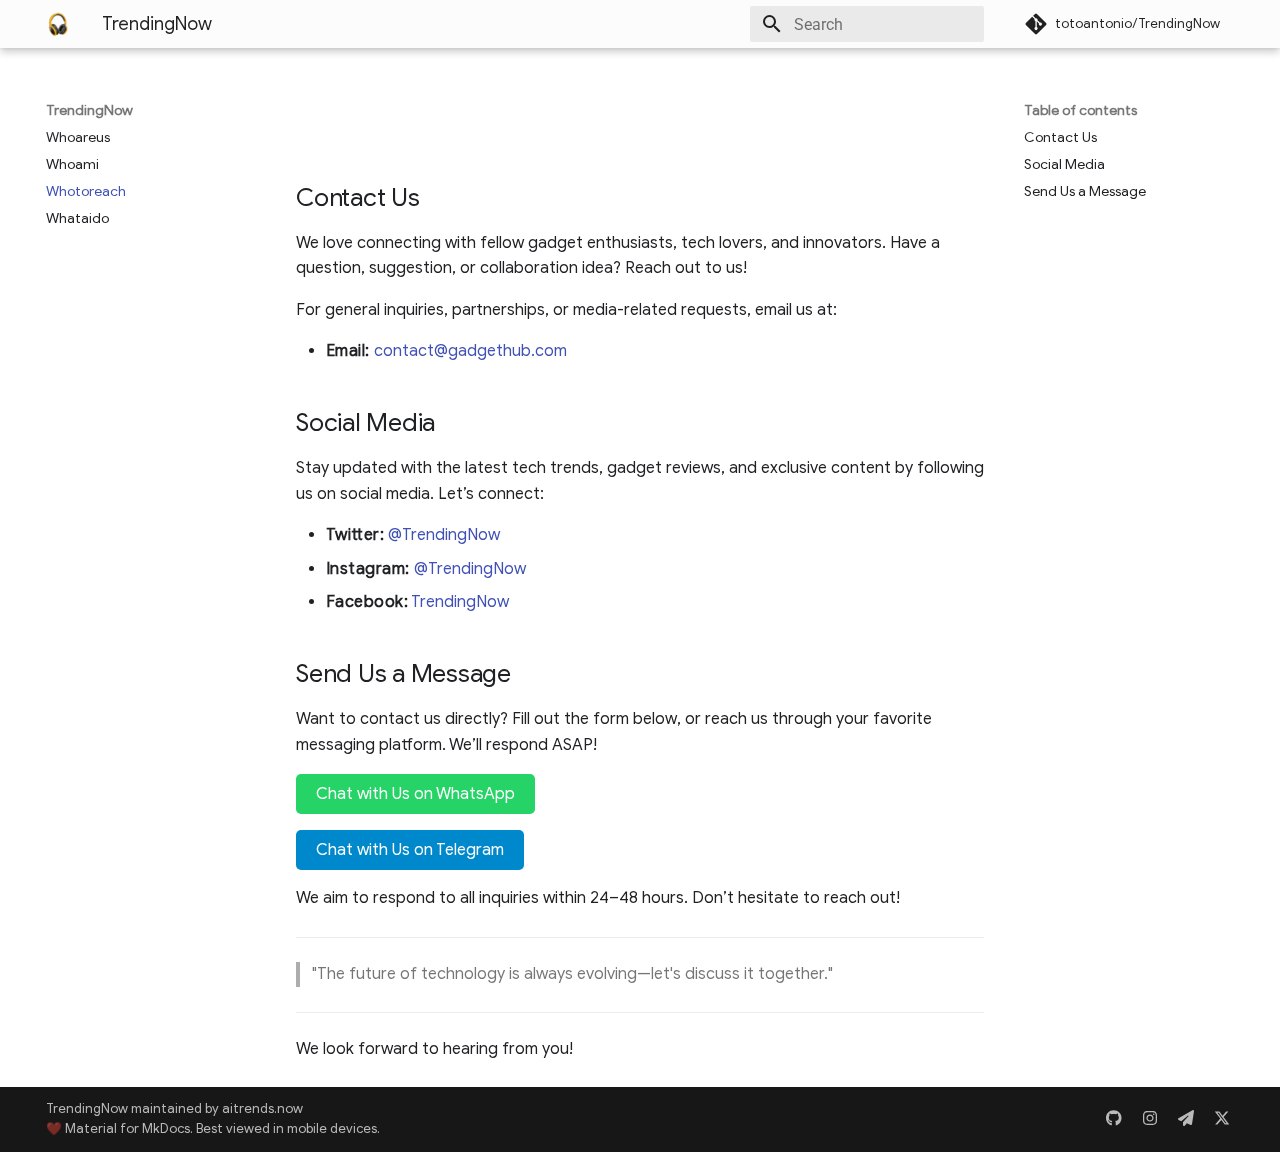
<file: Contact/index.html>
<!doctype html><html lang=en class=no-js> <head><meta charset=utf-8><meta name=viewport content="width=device-width,initial-scale=1"><meta name=description content="Stay ahead with AI-driven insights on gadgets and technology! Discover the latest trends, reviews, and innovations shaping the future of tech in the USA. Explore AI-powered solutions for smarter living."><meta name=author content=aitrends.now><link href=https://trendingnow.top/Contact/ rel=canonical><link href=../AboutMe/ rel=prev><link href=../What%20I%20Do/ rel=next><link rel=icon href=../assets/favicon.png><meta name=generator content="mkdocs-1.6.1, mkdocs-material-9.5.49"><title>Whotoreach - TrendingNow</title><link rel=stylesheet href=../assets/stylesheets/main.6f8fc17f.min.css><link rel=stylesheet href=../assets/stylesheets/palette.06af60db.min.css><link rel=preconnect href=https://fonts.gstatic.com crossorigin><link rel=stylesheet href="https://fonts.googleapis.com/css?family=Roboto:300,300i,400,400i,700,700i%7CRoboto+Mono:400,400i,700,700i&display=fallback"><style>:root{--md-text-font:"Roboto";--md-code-font:"Roboto Mono"}</style><link rel=stylesheet href=../stylesheets/extra.css><script>__md_scope=new URL("..",location),__md_hash=e=>[...e].reduce(((e,_)=>(e<<5)-e+_.charCodeAt(0)),0),__md_get=(e,_=localStorage,t=__md_scope)=>JSON.parse(_.getItem(t.pathname+"."+e)),__md_set=(e,_,t=localStorage,a=__md_scope)=>{try{t.setItem(a.pathname+"."+e,JSON.stringify(_))}catch(e){}}</script><script id=__analytics>function __md_analytics(){function e(){dataLayer.push(arguments)}window.dataLayer=window.dataLayer||[],e("js",new Date),e("config","G-665LE3FDL2"),document.addEventListener("DOMContentLoaded",(function(){document.forms.search&&document.forms.search.query.addEventListener("blur",(function(){this.value&&e("event","search",{search_term:this.value})}));document$.subscribe((function(){var t=document.forms.feedback;if(void 0!==t)for(var a of t.querySelectorAll("[type=submit]"))a.addEventListener("click",(function(a){a.preventDefault();var n=document.location.pathname,d=this.getAttribute("data-md-value");e("event","feedback",{page:n,data:d}),t.firstElementChild.disabled=!0;var r=t.querySelector(".md-feedback__note [data-md-value='"+d+"']");r&&(r.hidden=!1)})),t.hidden=!1})),location$.subscribe((function(t){e("config","G-665LE3FDL2",{page_path:t.pathname})}))}));var t=document.createElement("script");t.async=!0,t.src="https://www.googletagmanager.com/gtag/js?id=G-665LE3FDL2",document.getElementById("__analytics").insertAdjacentElement("afterEnd",t)}</script><script>"undefined"!=typeof __md_analytics&&__md_analytics()</script><meta property=og:type content=website><meta property=og:title content="Whotoreach - TrendingNow"><meta property=og:description content="Stay ahead with AI-driven insights on gadgets and technology! Discover the latest trends, reviews, and innovations shaping the future of tech in the USA. Explore AI-powered solutions for smarter living."><meta property=og:image content=https://trendingnow.top/assets/social/Contact.png><meta property=og:image:type content=image/png><meta property=og:image:width content=1200><meta property=og:image:height content=630><meta content=https://trendingnow.top/Contact/ property=og:url><meta name=twitter:card content=summary_large_image><meta name=twitter:title content="Whotoreach - TrendingNow"><meta name=twitter:description content="Stay ahead with AI-driven insights on gadgets and technology! Discover the latest trends, reviews, and innovations shaping the future of tech in the USA. Explore AI-powered solutions for smarter living."><meta name=twitter:image content=https://trendingnow.top/assets/social/Contact.png></head> <body dir=ltr data-md-color-scheme=TrendingNow data-md-color-primary=white data-md-color-accent=white> <input class=md-toggle data-md-toggle=drawer type=checkbox id=__drawer autocomplete=off> <input class=md-toggle data-md-toggle=search type=checkbox id=__search autocomplete=off> <label class=md-overlay for=__drawer></label> <div data-md-component=skip> <a href=#contact-us-for-tech-trends-and-gadget-insights class=md-skip> Skip to content </a> </div> <div data-md-component=announce> </div> <header class="md-header md-header--shadow" data-md-component=header> <nav class="md-header__inner md-grid" aria-label=Header> <a href=https://trendingnow.top title=TrendingNow class="md-header__button md-logo" aria-label=TrendingNow data-md-component=logo> <img src=../assets/favicon.png alt=logo> </a> <label class="md-header__button md-icon" for=__drawer> <svg xmlns=http://www.w3.org/2000/svg viewbox="0 0 24 24"><path d="M3 6h18v2H3zm0 5h18v2H3zm0 5h18v2H3z"/></svg> </label> <div class=md-header__title data-md-component=header-title> <div class=md-header__ellipsis> <div class=md-header__topic> <span class=md-ellipsis> TrendingNow </span> </div> <div class=md-header__topic data-md-component=header-topic> <span class=md-ellipsis> Whotoreach </span> </div> </div> </div> <label class="md-header__button md-icon" for=__search> <svg xmlns=http://www.w3.org/2000/svg viewbox="0 0 24 24"><path d="M9.5 3A6.5 6.5 0 0 1 16 9.5c0 1.61-.59 3.09-1.56 4.23l.27.27h.79l5 5-1.5 1.5-5-5v-.79l-.27-.27A6.52 6.52 0 0 1 9.5 16 6.5 6.5 0 0 1 3 9.5 6.5 6.5 0 0 1 9.5 3m0 2C7 5 5 7 5 9.5S7 14 9.5 14 14 12 14 9.5 12 5 9.5 5"/></svg> </label> <div class=md-search data-md-component=search role=dialog> <label class=md-search__overlay for=__search></label> <div class=md-search__inner role=search> <form class=md-search__form name=search> <input type=text class=md-search__input name=query aria-label=Search placeholder=Search autocapitalize=off autocorrect=off autocomplete=off spellcheck=false data-md-component=search-query required> <label class="md-search__icon md-icon" for=__search> <svg xmlns=http://www.w3.org/2000/svg viewbox="0 0 24 24"><path d="M9.5 3A6.5 6.5 0 0 1 16 9.5c0 1.61-.59 3.09-1.56 4.23l.27.27h.79l5 5-1.5 1.5-5-5v-.79l-.27-.27A6.52 6.52 0 0 1 9.5 16 6.5 6.5 0 0 1 3 9.5 6.5 6.5 0 0 1 9.5 3m0 2C7 5 5 7 5 9.5S7 14 9.5 14 14 12 14 9.5 12 5 9.5 5"/></svg> <svg xmlns=http://www.w3.org/2000/svg viewbox="0 0 24 24"><path d="M20 11v2H8l5.5 5.5-1.42 1.42L4.16 12l7.92-7.92L13.5 5.5 8 11z"/></svg> </label> <nav class=md-search__options aria-label=Search> <button type=reset class="md-search__icon md-icon" title=Clear aria-label=Clear tabindex=-1> <svg xmlns=http://www.w3.org/2000/svg viewbox="0 0 24 24"><path d="M19 6.41 17.59 5 12 10.59 6.41 5 5 6.41 10.59 12 5 17.59 6.41 19 12 13.41 17.59 19 19 17.59 13.41 12z"/></svg> </button> </nav> </form> <div class=md-search__output> <div class=md-search__scrollwrap tabindex=0 data-md-scrollfix> <div class=md-search-result data-md-component=search-result> <div class=md-search-result__meta> Initializing search </div> <ol class=md-search-result__list role=presentation></ol> </div> </div> </div> </div> </div> <div class=md-header__source> <a href=https://github.com/totoantonio/TrendingNow title="Go to repository" class=md-source data-md-component=source> <div class="md-source__icon md-icon"> <svg xmlns=http://www.w3.org/2000/svg viewbox="0 0 448 512"><!-- Font Awesome Free 6.7.1 by @fontawesome - https://fontawesome.com License - https://fontawesome.com/license/free (Icons: CC BY 4.0, Fonts: SIL OFL 1.1, Code: MIT License) Copyright 2024 Fonticons, Inc.--><path d="M439.55 236.05 244 40.45a28.87 28.87 0 0 0-40.81 0l-40.66 40.63 51.52 51.52c27.06-9.14 52.68 16.77 43.39 43.68l49.66 49.66c34.23-11.8 61.18 31 35.47 56.69-26.49 26.49-70.21-2.87-56-37.34L240.22 199v121.85c25.3 12.54 22.26 41.85 9.08 55a34.34 34.34 0 0 1-48.55 0c-17.57-17.6-11.07-46.91 11.25-56v-123c-20.8-8.51-24.6-30.74-18.64-45L142.57 101 8.45 235.14a28.86 28.86 0 0 0 0 40.81l195.61 195.6a28.86 28.86 0 0 0 40.8 0l194.69-194.69a28.86 28.86 0 0 0 0-40.81"/></svg> </div> <div class=md-source__repository> totoantonio/TrendingNow </div> </a> </div> </nav> </header> <div class=md-container data-md-component=container> <main class=md-main data-md-component=main> <div class="md-main__inner md-grid"> <div class="md-sidebar md-sidebar--primary" data-md-component=sidebar data-md-type=navigation> <div class=md-sidebar__scrollwrap> <div class=md-sidebar__inner> <nav class="md-nav md-nav--primary" aria-label=Navigation data-md-level=0> <label class=md-nav__title for=__drawer> <a href=https://trendingnow.top title=TrendingNow class="md-nav__button md-logo" aria-label=TrendingNow data-md-component=logo> <img src=../assets/favicon.png alt=logo> </a> TrendingNow </label> <div class=md-nav__source> <a href=https://github.com/totoantonio/TrendingNow title="Go to repository" class=md-source data-md-component=source> <div class="md-source__icon md-icon"> <svg xmlns=http://www.w3.org/2000/svg viewbox="0 0 448 512"><!-- Font Awesome Free 6.7.1 by @fontawesome - https://fontawesome.com License - https://fontawesome.com/license/free (Icons: CC BY 4.0, Fonts: SIL OFL 1.1, Code: MIT License) Copyright 2024 Fonticons, Inc.--><path d="M439.55 236.05 244 40.45a28.87 28.87 0 0 0-40.81 0l-40.66 40.63 51.52 51.52c27.06-9.14 52.68 16.77 43.39 43.68l49.66 49.66c34.23-11.8 61.18 31 35.47 56.69-26.49 26.49-70.21-2.87-56-37.34L240.22 199v121.85c25.3 12.54 22.26 41.85 9.08 55a34.34 34.34 0 0 1-48.55 0c-17.57-17.6-11.07-46.91 11.25-56v-123c-20.8-8.51-24.6-30.74-18.64-45L142.57 101 8.45 235.14a28.86 28.86 0 0 0 0 40.81l195.61 195.6a28.86 28.86 0 0 0 40.8 0l194.69-194.69a28.86 28.86 0 0 0 0-40.81"/></svg> </div> <div class=md-source__repository> totoantonio/TrendingNow </div> </a> </div> <ul class=md-nav__list data-md-scrollfix> <li class=md-nav__item> <a href=.. class=md-nav__link> <span class=md-ellipsis> Whoareus </span> </a> </li> <li class=md-nav__item> <a href=../AboutMe/ class=md-nav__link> <span class=md-ellipsis> Whoami </span> </a> </li> <li class="md-nav__item md-nav__item--active"> <input class="md-nav__toggle md-toggle" type=checkbox id=__toc> <label class="md-nav__link md-nav__link--active" for=__toc> <span class=md-ellipsis> Whotoreach </span> <span class="md-nav__icon md-icon"></span> </label> <a href=./ class="md-nav__link md-nav__link--active"> <span class=md-ellipsis> Whotoreach </span> </a> <nav class="md-nav md-nav--secondary" aria-label="Table of contents"> <label class=md-nav__title for=__toc> <span class="md-nav__icon md-icon"></span> Table of contents </label> <ul class=md-nav__list data-md-component=toc data-md-scrollfix> <li class=md-nav__item> <a href=#contact-us class=md-nav__link> <span class=md-ellipsis> Contact Us </span> </a> </li> <li class=md-nav__item> <a href=#social-media class=md-nav__link> <span class=md-ellipsis> Social Media </span> </a> </li> <li class=md-nav__item> <a href=#send-us-a-message class=md-nav__link> <span class=md-ellipsis> Send Us a Message </span> </a> </li> </ul> </nav> </li> <li class=md-nav__item> <a href=../What%20I%20Do/ class=md-nav__link> <span class=md-ellipsis> Whataido </span> </a> </li> </ul> </nav> </div> </div> </div> <div class="md-sidebar md-sidebar--secondary" data-md-component=sidebar data-md-type=toc> <div class=md-sidebar__scrollwrap> <div class=md-sidebar__inner> <nav class="md-nav md-nav--secondary" aria-label="Table of contents"> <label class=md-nav__title for=__toc> <span class="md-nav__icon md-icon"></span> Table of contents </label> <ul class=md-nav__list data-md-component=toc data-md-scrollfix> <li class=md-nav__item> <a href=#contact-us class=md-nav__link> <span class=md-ellipsis> Contact Us </span> </a> </li> <li class=md-nav__item> <a href=#social-media class=md-nav__link> <span class=md-ellipsis> Social Media </span> </a> </li> <li class=md-nav__item> <a href=#send-us-a-message class=md-nav__link> <span class=md-ellipsis> Send Us a Message </span> </a> </li> </ul> </nav> </div> </div> </div> <div class=md-content data-md-component=content> <article class="md-content__inner md-typeset"> <h1 id=contact-us-for-tech-trends-and-gadget-insights><span style=display:none;>Contact Us for Tech Trends and Gadget Insights</span><a class=headerlink href=#contact-us-for-tech-trends-and-gadget-insights title="Permanent link">&para;</a></h1> <h2 id=contact-us>Contact Us<a class=headerlink href=#contact-us title="Permanent link">&para;</a></h2> <p>We love connecting with fellow gadget enthusiasts, tech lovers, and innovators. Have a question, suggestion, or collaboration idea? Reach out to us!</p> <p>For general inquiries, partnerships, or media-related requests, email us at:</p> <ul> <li><strong>Email:</strong> <a href=mailto:alfiesuperhalk@gmail.com>contact@gadgethub.com</a></li> </ul> <h2 id=social-media>Social Media<a class=headerlink href=#social-media title="Permanent link">&para;</a></h2> <p>Stay updated with the latest tech trends, gadget reviews, and exclusive content by following us on social media. Let’s connect:</p> <ul> <li><strong>Twitter:</strong> <a href=https://twitter.com/TrendingNow>@TrendingNow</a></li> <li><strong>Instagram:</strong> <a href=https://instagram.com/TrendingNow>@TrendingNow</a></li> <li><strong>Facebook:</strong> <a href=https://facebook.com/TrendingNow>TrendingNow</a></li> </ul> <h2 id=send-us-a-message>Send Us a Message<a class=headerlink href=#send-us-a-message title="Permanent link">&para;</a></h2> <p>Want to contact us directly? Fill out the form below, or reach us through your favorite messaging platform. We’ll respond ASAP!</p> <p><a href="https://wa.me/+639205889737?text=Hello,%20I%20want%20to%20contact%20you!" target=_blank> <button style="padding: 10px 20px; background-color: #25D366; color: white; border: none; border-radius: 5px;"> Chat with Us on WhatsApp </button> </a></p> <p><a href="https://t.me/alfiesuperhalk?text=Hello,%20I%20want%20to%20contact%20you!" target=_blank> <button style="padding: 10px 20px; background-color: #0088cc; color: white; border: none; border-radius: 5px;"> Chat with Us on Telegram </button> </a></p> <p>We aim to respond to all inquiries within 24–48 hours. Don’t hesitate to reach out!</p> <hr> <blockquote> <p>"The future of technology is always evolving—let's discuss it together."</p> </blockquote> <hr> <p>We look forward to hearing from you!</p> </article> </div> <script>var target=document.getElementById(location.hash.slice(1));target&&target.name&&(target.checked=target.name.startsWith("__tabbed_"))</script> </div> </main> <footer class=md-footer> <div class="md-footer-meta md-typeset"> <div class="md-footer-meta__inner md-grid"> <div class=md-copyright> <div class=md-copyright__highlight> TrendingNow maintained by <a href=https://trendingnow.top>aitrends.now</a> </div> ❤️ <a href=https://squidfunk.github.io/mkdocs-material/ target=_blank rel=noopener> Material for MkDocs. Best viewed in mobile devices. </a> </div> <div class=md-social> <a href target=_blank rel=noopener title="TrendingNow on Github" class=md-social__link> <svg xmlns=http://www.w3.org/2000/svg viewbox="0 0 496 512"><!-- Font Awesome Free 6.7.1 by @fontawesome - https://fontawesome.com License - https://fontawesome.com/license/free (Icons: CC BY 4.0, Fonts: SIL OFL 1.1, Code: MIT License) Copyright 2024 Fonticons, Inc.--><path d="M165.9 397.4c0 2-2.3 3.6-5.2 3.6-3.3.3-5.6-1.3-5.6-3.6 0-2 2.3-3.6 5.2-3.6 3-.3 5.6 1.3 5.6 3.6m-31.1-4.5c-.7 2 1.3 4.3 4.3 4.9 2.6 1 5.6 0 6.2-2s-1.3-4.3-4.3-5.2c-2.6-.7-5.5.3-6.2 2.3m44.2-1.7c-2.9.7-4.9 2.6-4.6 4.9.3 2 2.9 3.3 5.9 2.6 2.9-.7 4.9-2.6 4.6-4.6-.3-1.9-3-3.2-5.9-2.9M244.8 8C106.1 8 0 113.3 0 252c0 110.9 69.8 205.8 169.5 239.2 12.8 2.3 17.3-5.6 17.3-12.1 0-6.2-.3-40.4-.3-61.4 0 0-70 15-84.7-29.8 0 0-11.4-29.1-27.8-36.6 0 0-22.9-15.7 1.6-15.4 0 0 24.9 2 38.6 25.8 21.9 38.6 58.6 27.5 72.9 20.9 2.3-16 8.8-27.1 16-33.7-55.9-6.2-112.3-14.3-112.3-110.5 0-27.5 7.6-41.3 23.6-58.9-2.6-6.5-11.1-33.3 2.6-67.9 20.9-6.5 69 27 69 27 20-5.6 41.5-8.5 62.8-8.5s42.8 2.9 62.8 8.5c0 0 48.1-33.6 69-27 13.7 34.7 5.2 61.4 2.6 67.9 16 17.7 25.8 31.5 25.8 58.9 0 96.5-58.9 104.2-114.8 110.5 9.2 7.9 17 22.9 17 46.4 0 33.7-.3 75.4-.3 83.6 0 6.5 4.6 14.4 17.3 12.1C428.2 457.8 496 362.9 496 252 496 113.3 383.5 8 244.8 8M97.2 352.9c-1.3 1-1 3.3.7 5.2 1.6 1.6 3.9 2.3 5.2 1 1.3-1 1-3.3-.7-5.2-1.6-1.6-3.9-2.3-5.2-1m-10.8-8.1c-.7 1.3.3 2.9 2.3 3.9 1.6 1 3.6.7 4.3-.7.7-1.3-.3-2.9-2.3-3.9-2-.6-3.6-.3-4.3.7m32.4 35.6c-1.6 1.3-1 4.3 1.3 6.2 2.3 2.3 5.2 2.6 6.5 1 1.3-1.3.7-4.3-1.3-6.2-2.2-2.3-5.2-2.6-6.5-1m-11.4-14.7c-1.6 1-1.6 3.6 0 5.9s4.3 3.3 5.6 2.3c1.6-1.3 1.6-3.9 0-6.2-1.4-2.3-4-3.3-5.6-2"/></svg> </a> <a href=https://www.instagram.com/aitrends.now target=_blank rel=noopener title="TrendingNow on Instagram" class=md-social__link> <svg xmlns=http://www.w3.org/2000/svg viewbox="0 0 448 512"><!-- Font Awesome Free 6.7.1 by @fontawesome - https://fontawesome.com License - https://fontawesome.com/license/free (Icons: CC BY 4.0, Fonts: SIL OFL 1.1, Code: MIT License) Copyright 2024 Fonticons, Inc.--><path d="M224.1 141c-63.6 0-114.9 51.3-114.9 114.9s51.3 114.9 114.9 114.9S339 319.5 339 255.9 287.7 141 224.1 141m0 189.6c-41.1 0-74.7-33.5-74.7-74.7s33.5-74.7 74.7-74.7 74.7 33.5 74.7 74.7-33.6 74.7-74.7 74.7m146.4-194.3c0 14.9-12 26.8-26.8 26.8-14.9 0-26.8-12-26.8-26.8s12-26.8 26.8-26.8 26.8 12 26.8 26.8m76.1 27.2c-1.7-35.9-9.9-67.7-36.2-93.9-26.2-26.2-58-34.4-93.9-36.2-37-2.1-147.9-2.1-184.9 0-35.8 1.7-67.6 9.9-93.9 36.1s-34.4 58-36.2 93.9c-2.1 37-2.1 147.9 0 184.9 1.7 35.9 9.9 67.7 36.2 93.9s58 34.4 93.9 36.2c37 2.1 147.9 2.1 184.9 0 35.9-1.7 67.7-9.9 93.9-36.2 26.2-26.2 34.4-58 36.2-93.9 2.1-37 2.1-147.8 0-184.8M398.8 388c-7.8 19.6-22.9 34.7-42.6 42.6-29.5 11.7-99.5 9-132.1 9s-102.7 2.6-132.1-9c-19.6-7.8-34.7-22.9-42.6-42.6-11.7-29.5-9-99.5-9-132.1s-2.6-102.7 9-132.1c7.8-19.6 22.9-34.7 42.6-42.6 29.5-11.7 99.5-9 132.1-9s102.7-2.6 132.1 9c19.6 7.8 34.7 22.9 42.6 42.6 11.7 29.5 9 99.5 9 132.1s2.7 102.7-9 132.1"/></svg> </a> <a href target=_blank rel=noopener title class=md-social__link> <svg xmlns=http://www.w3.org/2000/svg viewbox="0 0 512 512"><!-- Font Awesome Free 6.7.1 by @fontawesome - https://fontawesome.com License - https://fontawesome.com/license/free (Icons: CC BY 4.0, Fonts: SIL OFL 1.1, Code: MIT License) Copyright 2024 Fonticons, Inc.--><path d="M498.1 5.6c10.1 7 15.4 19.1 13.5 31.2l-64 416c-1.5 9.7-7.4 18.2-16 23s-18.9 5.4-28 1.6L284 427.7l-68.5 74.1c-8.9 9.7-22.9 12.9-35.2 8.1S160 493.2 160 480v-83.6c0-4 1.5-7.8 4.2-10.8l167.6-182.8c5.8-6.3 5.6-16-.4-22s-15.7-6.4-22-.7L106 360.8l-88.3-44.2C7.1 311.3.3 300.7 0 288.9s5.9-22.8 16.1-28.7l448-256c10.7-6.1 23.9-5.5 34 1.4"/></svg> </a> <a href target=_blank rel=noopener title class=md-social__link> <svg xmlns=http://www.w3.org/2000/svg viewbox="0 0 512 512"><!-- Font Awesome Free 6.7.1 by @fontawesome - https://fontawesome.com License - https://fontawesome.com/license/free (Icons: CC BY 4.0, Fonts: SIL OFL 1.1, Code: MIT License) Copyright 2024 Fonticons, Inc.--><path d="M389.2 48h70.6L305.6 224.2 487 464H345L233.7 318.6 106.5 464H35.8l164.9-188.5L26.8 48h145.6l100.5 132.9zm-24.8 373.8h39.1L151.1 88h-42z"/></svg> </a> </div> </div> </div> </footer> </div> <div class=md-dialog data-md-component=dialog> <div class="md-dialog__inner md-typeset"></div> </div> <script id=__config type=application/json>{"base": "..", "features": [], "search": "../assets/javascripts/workers/search.6ce7567c.min.js", "translations": {"clipboard.copied": "Copied to clipboard", "clipboard.copy": "Copy to clipboard", "search.result.more.one": "1 more on this page", "search.result.more.other": "# more on this page", "search.result.none": "No matching documents", "search.result.one": "1 matching document", "search.result.other": "# matching documents", "search.result.placeholder": "Type to start searching", "search.result.term.missing": "Missing", "select.version": "Select version"}}</script> <script src=../assets/javascripts/bundle.88dd0f4e.min.js></script> </body> </html>
</file>
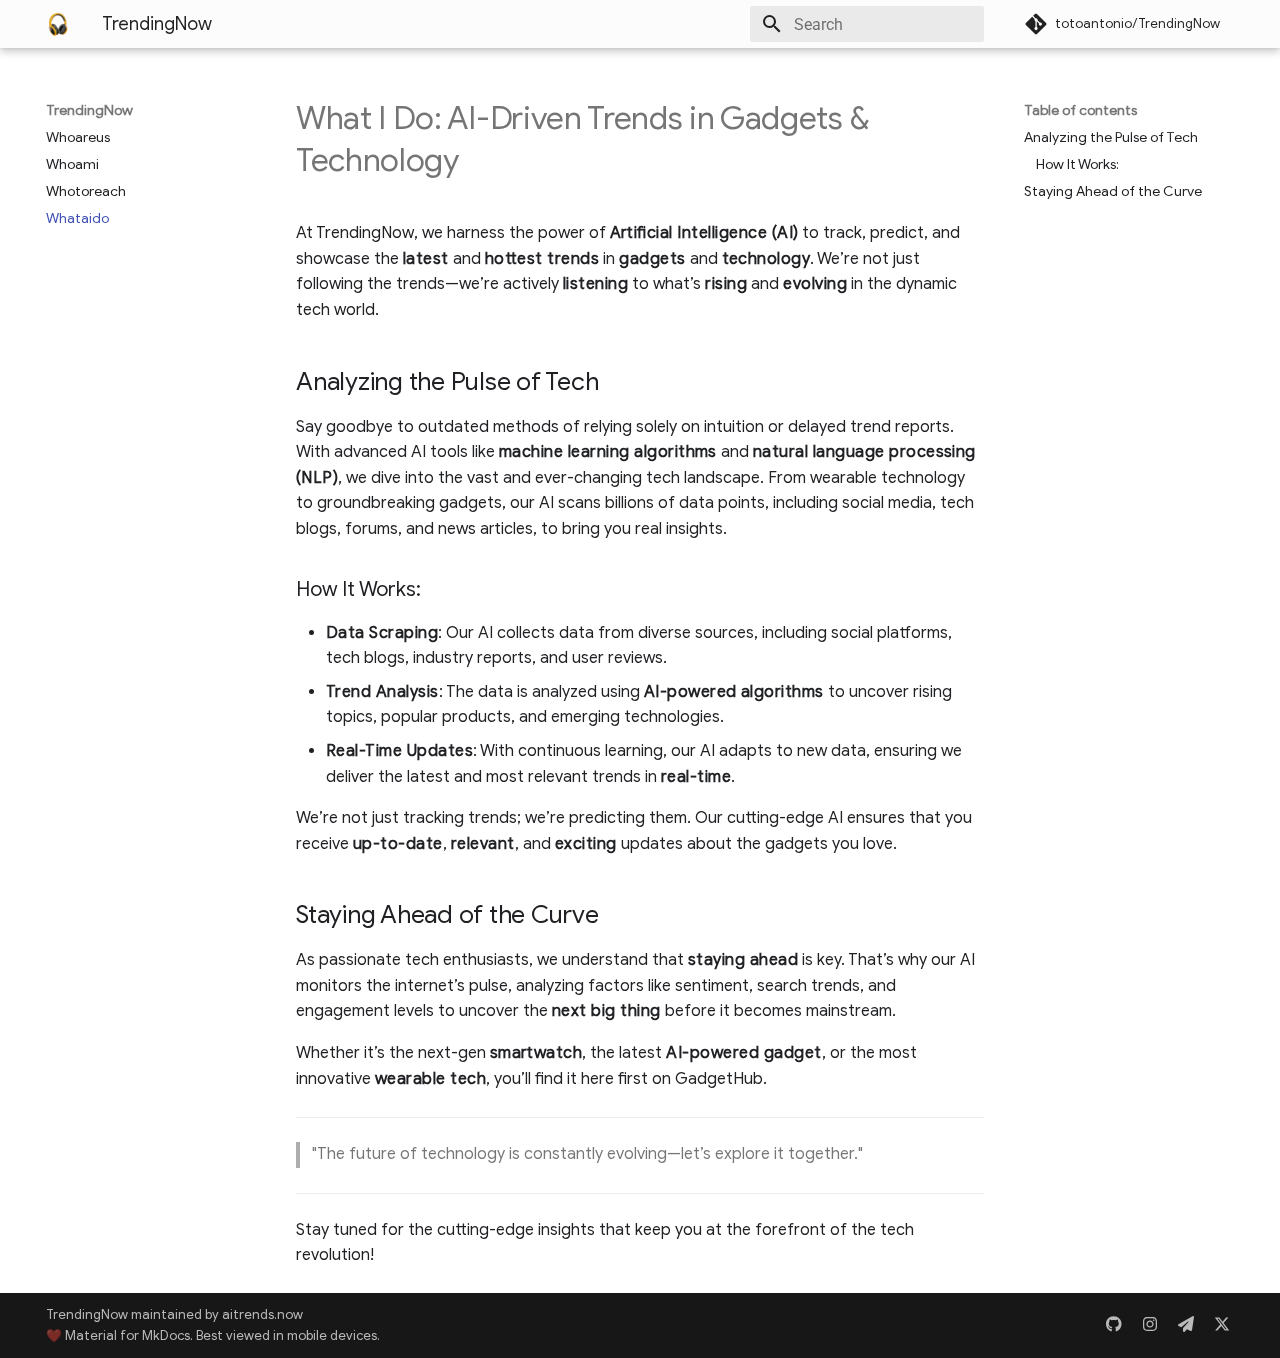
<file: What I Do/index.html>
<!doctype html><html lang=en class=no-js> <head><meta charset=utf-8><meta name=viewport content="width=device-width,initial-scale=1"><meta name=description content="Stay ahead with AI-driven insights on gadgets and technology! Discover the latest trends, reviews, and innovations shaping the future of tech in the USA. Explore AI-powered solutions for smarter living."><meta name=author content=aitrends.now><link href=https://trendingnow.top/What%20I%20Do/ rel=canonical><link href=../Contact/ rel=prev><link rel=icon href=../assets/favicon.png><meta name=generator content="mkdocs-1.6.1, mkdocs-material-9.5.49"><title>Whataido - TrendingNow</title><link rel=stylesheet href=../assets/stylesheets/main.6f8fc17f.min.css><link rel=stylesheet href=../assets/stylesheets/palette.06af60db.min.css><link rel=preconnect href=https://fonts.gstatic.com crossorigin><link rel=stylesheet href="https://fonts.googleapis.com/css?family=Roboto:300,300i,400,400i,700,700i%7CRoboto+Mono:400,400i,700,700i&display=fallback"><style>:root{--md-text-font:"Roboto";--md-code-font:"Roboto Mono"}</style><link rel=stylesheet href=../stylesheets/extra.css><script>__md_scope=new URL("..",location),__md_hash=e=>[...e].reduce(((e,_)=>(e<<5)-e+_.charCodeAt(0)),0),__md_get=(e,_=localStorage,t=__md_scope)=>JSON.parse(_.getItem(t.pathname+"."+e)),__md_set=(e,_,t=localStorage,a=__md_scope)=>{try{t.setItem(a.pathname+"."+e,JSON.stringify(_))}catch(e){}}</script><script id=__analytics>function __md_analytics(){function e(){dataLayer.push(arguments)}window.dataLayer=window.dataLayer||[],e("js",new Date),e("config","G-665LE3FDL2"),document.addEventListener("DOMContentLoaded",(function(){document.forms.search&&document.forms.search.query.addEventListener("blur",(function(){this.value&&e("event","search",{search_term:this.value})}));document$.subscribe((function(){var t=document.forms.feedback;if(void 0!==t)for(var a of t.querySelectorAll("[type=submit]"))a.addEventListener("click",(function(a){a.preventDefault();var n=document.location.pathname,d=this.getAttribute("data-md-value");e("event","feedback",{page:n,data:d}),t.firstElementChild.disabled=!0;var r=t.querySelector(".md-feedback__note [data-md-value='"+d+"']");r&&(r.hidden=!1)})),t.hidden=!1})),location$.subscribe((function(t){e("config","G-665LE3FDL2",{page_path:t.pathname})}))}));var t=document.createElement("script");t.async=!0,t.src="https://www.googletagmanager.com/gtag/js?id=G-665LE3FDL2",document.getElementById("__analytics").insertAdjacentElement("afterEnd",t)}</script><script>"undefined"!=typeof __md_analytics&&__md_analytics()</script><meta property=og:type content=website><meta property=og:title content="Whataido - TrendingNow"><meta property=og:description content="Stay ahead with AI-driven insights on gadgets and technology! Discover the latest trends, reviews, and innovations shaping the future of tech in the USA. Explore AI-powered solutions for smarter living."><meta property=og:image content="https://trendingnow.top/assets/social/What I Do.png"><meta property=og:image:type content=image/png><meta property=og:image:width content=1200><meta property=og:image:height content=630><meta content=https://trendingnow.top/What%20I%20Do/ property=og:url><meta name=twitter:card content=summary_large_image><meta name=twitter:title content="Whataido - TrendingNow"><meta name=twitter:description content="Stay ahead with AI-driven insights on gadgets and technology! Discover the latest trends, reviews, and innovations shaping the future of tech in the USA. Explore AI-powered solutions for smarter living."><meta name=twitter:image content="https://trendingnow.top/assets/social/What I Do.png"></head> <body dir=ltr data-md-color-scheme=TrendingNow data-md-color-primary=white data-md-color-accent=white> <input class=md-toggle data-md-toggle=drawer type=checkbox id=__drawer autocomplete=off> <input class=md-toggle data-md-toggle=search type=checkbox id=__search autocomplete=off> <label class=md-overlay for=__drawer></label> <div data-md-component=skip> <a href=#what-i-do-ai-driven-trends-in-gadgets-technology class=md-skip> Skip to content </a> </div> <div data-md-component=announce> </div> <header class="md-header md-header--shadow" data-md-component=header> <nav class="md-header__inner md-grid" aria-label=Header> <a href=https://trendingnow.top title=TrendingNow class="md-header__button md-logo" aria-label=TrendingNow data-md-component=logo> <img src=../assets/favicon.png alt=logo> </a> <label class="md-header__button md-icon" for=__drawer> <svg xmlns=http://www.w3.org/2000/svg viewbox="0 0 24 24"><path d="M3 6h18v2H3zm0 5h18v2H3zm0 5h18v2H3z"/></svg> </label> <div class=md-header__title data-md-component=header-title> <div class=md-header__ellipsis> <div class=md-header__topic> <span class=md-ellipsis> TrendingNow </span> </div> <div class=md-header__topic data-md-component=header-topic> <span class=md-ellipsis> Whataido </span> </div> </div> </div> <label class="md-header__button md-icon" for=__search> <svg xmlns=http://www.w3.org/2000/svg viewbox="0 0 24 24"><path d="M9.5 3A6.5 6.5 0 0 1 16 9.5c0 1.61-.59 3.09-1.56 4.23l.27.27h.79l5 5-1.5 1.5-5-5v-.79l-.27-.27A6.52 6.52 0 0 1 9.5 16 6.5 6.5 0 0 1 3 9.5 6.5 6.5 0 0 1 9.5 3m0 2C7 5 5 7 5 9.5S7 14 9.5 14 14 12 14 9.5 12 5 9.5 5"/></svg> </label> <div class=md-search data-md-component=search role=dialog> <label class=md-search__overlay for=__search></label> <div class=md-search__inner role=search> <form class=md-search__form name=search> <input type=text class=md-search__input name=query aria-label=Search placeholder=Search autocapitalize=off autocorrect=off autocomplete=off spellcheck=false data-md-component=search-query required> <label class="md-search__icon md-icon" for=__search> <svg xmlns=http://www.w3.org/2000/svg viewbox="0 0 24 24"><path d="M9.5 3A6.5 6.5 0 0 1 16 9.5c0 1.61-.59 3.09-1.56 4.23l.27.27h.79l5 5-1.5 1.5-5-5v-.79l-.27-.27A6.52 6.52 0 0 1 9.5 16 6.5 6.5 0 0 1 3 9.5 6.5 6.5 0 0 1 9.5 3m0 2C7 5 5 7 5 9.5S7 14 9.5 14 14 12 14 9.5 12 5 9.5 5"/></svg> <svg xmlns=http://www.w3.org/2000/svg viewbox="0 0 24 24"><path d="M20 11v2H8l5.5 5.5-1.42 1.42L4.16 12l7.92-7.92L13.5 5.5 8 11z"/></svg> </label> <nav class=md-search__options aria-label=Search> <button type=reset class="md-search__icon md-icon" title=Clear aria-label=Clear tabindex=-1> <svg xmlns=http://www.w3.org/2000/svg viewbox="0 0 24 24"><path d="M19 6.41 17.59 5 12 10.59 6.41 5 5 6.41 10.59 12 5 17.59 6.41 19 12 13.41 17.59 19 19 17.59 13.41 12z"/></svg> </button> </nav> </form> <div class=md-search__output> <div class=md-search__scrollwrap tabindex=0 data-md-scrollfix> <div class=md-search-result data-md-component=search-result> <div class=md-search-result__meta> Initializing search </div> <ol class=md-search-result__list role=presentation></ol> </div> </div> </div> </div> </div> <div class=md-header__source> <a href=https://github.com/totoantonio/TrendingNow title="Go to repository" class=md-source data-md-component=source> <div class="md-source__icon md-icon"> <svg xmlns=http://www.w3.org/2000/svg viewbox="0 0 448 512"><!-- Font Awesome Free 6.7.1 by @fontawesome - https://fontawesome.com License - https://fontawesome.com/license/free (Icons: CC BY 4.0, Fonts: SIL OFL 1.1, Code: MIT License) Copyright 2024 Fonticons, Inc.--><path d="M439.55 236.05 244 40.45a28.87 28.87 0 0 0-40.81 0l-40.66 40.63 51.52 51.52c27.06-9.14 52.68 16.77 43.39 43.68l49.66 49.66c34.23-11.8 61.18 31 35.47 56.69-26.49 26.49-70.21-2.87-56-37.34L240.22 199v121.85c25.3 12.54 22.26 41.85 9.08 55a34.34 34.34 0 0 1-48.55 0c-17.57-17.6-11.07-46.91 11.25-56v-123c-20.8-8.51-24.6-30.74-18.64-45L142.57 101 8.45 235.14a28.86 28.86 0 0 0 0 40.81l195.61 195.6a28.86 28.86 0 0 0 40.8 0l194.69-194.69a28.86 28.86 0 0 0 0-40.81"/></svg> </div> <div class=md-source__repository> totoantonio/TrendingNow </div> </a> </div> </nav> </header> <div class=md-container data-md-component=container> <main class=md-main data-md-component=main> <div class="md-main__inner md-grid"> <div class="md-sidebar md-sidebar--primary" data-md-component=sidebar data-md-type=navigation> <div class=md-sidebar__scrollwrap> <div class=md-sidebar__inner> <nav class="md-nav md-nav--primary" aria-label=Navigation data-md-level=0> <label class=md-nav__title for=__drawer> <a href=https://trendingnow.top title=TrendingNow class="md-nav__button md-logo" aria-label=TrendingNow data-md-component=logo> <img src=../assets/favicon.png alt=logo> </a> TrendingNow </label> <div class=md-nav__source> <a href=https://github.com/totoantonio/TrendingNow title="Go to repository" class=md-source data-md-component=source> <div class="md-source__icon md-icon"> <svg xmlns=http://www.w3.org/2000/svg viewbox="0 0 448 512"><!-- Font Awesome Free 6.7.1 by @fontawesome - https://fontawesome.com License - https://fontawesome.com/license/free (Icons: CC BY 4.0, Fonts: SIL OFL 1.1, Code: MIT License) Copyright 2024 Fonticons, Inc.--><path d="M439.55 236.05 244 40.45a28.87 28.87 0 0 0-40.81 0l-40.66 40.63 51.52 51.52c27.06-9.14 52.68 16.77 43.39 43.68l49.66 49.66c34.23-11.8 61.18 31 35.47 56.69-26.49 26.49-70.21-2.87-56-37.34L240.22 199v121.85c25.3 12.54 22.26 41.85 9.08 55a34.34 34.34 0 0 1-48.55 0c-17.57-17.6-11.07-46.91 11.25-56v-123c-20.8-8.51-24.6-30.74-18.64-45L142.57 101 8.45 235.14a28.86 28.86 0 0 0 0 40.81l195.61 195.6a28.86 28.86 0 0 0 40.8 0l194.69-194.69a28.86 28.86 0 0 0 0-40.81"/></svg> </div> <div class=md-source__repository> totoantonio/TrendingNow </div> </a> </div> <ul class=md-nav__list data-md-scrollfix> <li class=md-nav__item> <a href=.. class=md-nav__link> <span class=md-ellipsis> Whoareus </span> </a> </li> <li class=md-nav__item> <a href=../AboutMe/ class=md-nav__link> <span class=md-ellipsis> Whoami </span> </a> </li> <li class=md-nav__item> <a href=../Contact/ class=md-nav__link> <span class=md-ellipsis> Whotoreach </span> </a> </li> <li class="md-nav__item md-nav__item--active"> <input class="md-nav__toggle md-toggle" type=checkbox id=__toc> <label class="md-nav__link md-nav__link--active" for=__toc> <span class=md-ellipsis> Whataido </span> <span class="md-nav__icon md-icon"></span> </label> <a href=./ class="md-nav__link md-nav__link--active"> <span class=md-ellipsis> Whataido </span> </a> <nav class="md-nav md-nav--secondary" aria-label="Table of contents"> <label class=md-nav__title for=__toc> <span class="md-nav__icon md-icon"></span> Table of contents </label> <ul class=md-nav__list data-md-component=toc data-md-scrollfix> <li class=md-nav__item> <a href=#analyzing-the-pulse-of-tech class=md-nav__link> <span class=md-ellipsis> Analyzing the Pulse of Tech </span> </a> <nav class=md-nav aria-label="Analyzing the Pulse of Tech"> <ul class=md-nav__list> <li class=md-nav__item> <a href=#how-it-works class=md-nav__link> <span class=md-ellipsis> How It Works: </span> </a> </li> </ul> </nav> </li> <li class=md-nav__item> <a href=#staying-ahead-of-the-curve class=md-nav__link> <span class=md-ellipsis> Staying Ahead of the Curve </span> </a> </li> </ul> </nav> </li> </ul> </nav> </div> </div> </div> <div class="md-sidebar md-sidebar--secondary" data-md-component=sidebar data-md-type=toc> <div class=md-sidebar__scrollwrap> <div class=md-sidebar__inner> <nav class="md-nav md-nav--secondary" aria-label="Table of contents"> <label class=md-nav__title for=__toc> <span class="md-nav__icon md-icon"></span> Table of contents </label> <ul class=md-nav__list data-md-component=toc data-md-scrollfix> <li class=md-nav__item> <a href=#analyzing-the-pulse-of-tech class=md-nav__link> <span class=md-ellipsis> Analyzing the Pulse of Tech </span> </a> <nav class=md-nav aria-label="Analyzing the Pulse of Tech"> <ul class=md-nav__list> <li class=md-nav__item> <a href=#how-it-works class=md-nav__link> <span class=md-ellipsis> How It Works: </span> </a> </li> </ul> </nav> </li> <li class=md-nav__item> <a href=#staying-ahead-of-the-curve class=md-nav__link> <span class=md-ellipsis> Staying Ahead of the Curve </span> </a> </li> </ul> </nav> </div> </div> </div> <div class=md-content data-md-component=content> <article class="md-content__inner md-typeset"> <h1 id=what-i-do-ai-driven-trends-in-gadgets-technology>What I Do: AI-Driven Trends in Gadgets &amp; Technology<a class=headerlink href=#what-i-do-ai-driven-trends-in-gadgets-technology title="Permanent link">&para;</a></h1> <p>At TrendingNow, we harness the power of <strong>Artificial Intelligence (AI)</strong> to track, predict, and showcase the <strong>latest</strong> and <strong>hottest trends</strong> in <strong>gadgets</strong> and <strong>technology</strong>. We’re not just following the trends—we’re actively <strong>listening</strong> to what’s <strong>rising</strong> and <strong>evolving</strong> in the dynamic tech world.</p> <h2 id=analyzing-the-pulse-of-tech>Analyzing the Pulse of Tech<a class=headerlink href=#analyzing-the-pulse-of-tech title="Permanent link">&para;</a></h2> <p>Say goodbye to outdated methods of relying solely on intuition or delayed trend reports. With advanced AI tools like <strong>machine learning algorithms</strong> and <strong>natural language processing (NLP)</strong>, we dive into the vast and ever-changing tech landscape. From wearable technology to groundbreaking gadgets, our AI scans billions of data points, including social media, tech blogs, forums, and news articles, to bring you real insights.</p> <h3 id=how-it-works>How It Works:<a class=headerlink href=#how-it-works title="Permanent link">&para;</a></h3> <ul> <li><strong>Data Scraping</strong>: Our AI collects data from diverse sources, including social platforms, tech blogs, industry reports, and user reviews.</li> <li><strong>Trend Analysis</strong>: The data is analyzed using <strong>AI-powered algorithms</strong> to uncover rising topics, popular products, and emerging technologies.</li> <li><strong>Real-Time Updates</strong>: With continuous learning, our AI adapts to new data, ensuring we deliver the latest and most relevant trends in <strong>real-time</strong>.</li> </ul> <p>We’re not just tracking trends; we’re predicting them. Our cutting-edge AI ensures that you receive <strong>up-to-date</strong>, <strong>relevant</strong>, and <strong>exciting</strong> updates about the gadgets you love.</p> <h2 id=staying-ahead-of-the-curve>Staying Ahead of the Curve<a class=headerlink href=#staying-ahead-of-the-curve title="Permanent link">&para;</a></h2> <p>As passionate tech enthusiasts, we understand that <strong>staying ahead</strong> is key. That’s why our AI monitors the internet’s pulse, analyzing factors like sentiment, search trends, and engagement levels to uncover the <strong>next big thing</strong> before it becomes mainstream.</p> <p>Whether it’s the next-gen <strong>smartwatch</strong>, the latest <strong>AI-powered gadget</strong>, or the most innovative <strong>wearable tech</strong>, you’ll find it here first on GadgetHub.</p> <hr> <blockquote> <p>"The future of technology is constantly evolving—let’s explore it together."</p> </blockquote> <hr> <p>Stay tuned for the cutting-edge insights that keep you at the forefront of the tech revolution!</p> </article> </div> <script>var target=document.getElementById(location.hash.slice(1));target&&target.name&&(target.checked=target.name.startsWith("__tabbed_"))</script> </div> </main> <footer class=md-footer> <div class="md-footer-meta md-typeset"> <div class="md-footer-meta__inner md-grid"> <div class=md-copyright> <div class=md-copyright__highlight> TrendingNow maintained by <a href=https://trendingnow.top>aitrends.now</a> </div> ❤️ <a href=https://squidfunk.github.io/mkdocs-material/ target=_blank rel=noopener> Material for MkDocs. Best viewed in mobile devices. </a> </div> <div class=md-social> <a href target=_blank rel=noopener title="TrendingNow on Github" class=md-social__link> <svg xmlns=http://www.w3.org/2000/svg viewbox="0 0 496 512"><!-- Font Awesome Free 6.7.1 by @fontawesome - https://fontawesome.com License - https://fontawesome.com/license/free (Icons: CC BY 4.0, Fonts: SIL OFL 1.1, Code: MIT License) Copyright 2024 Fonticons, Inc.--><path d="M165.9 397.4c0 2-2.3 3.6-5.2 3.6-3.3.3-5.6-1.3-5.6-3.6 0-2 2.3-3.6 5.2-3.6 3-.3 5.6 1.3 5.6 3.6m-31.1-4.5c-.7 2 1.3 4.3 4.3 4.9 2.6 1 5.6 0 6.2-2s-1.3-4.3-4.3-5.2c-2.6-.7-5.5.3-6.2 2.3m44.2-1.7c-2.9.7-4.9 2.6-4.6 4.9.3 2 2.9 3.3 5.9 2.6 2.9-.7 4.9-2.6 4.6-4.6-.3-1.9-3-3.2-5.9-2.9M244.8 8C106.1 8 0 113.3 0 252c0 110.9 69.8 205.8 169.5 239.2 12.8 2.3 17.3-5.6 17.3-12.1 0-6.2-.3-40.4-.3-61.4 0 0-70 15-84.7-29.8 0 0-11.4-29.1-27.8-36.6 0 0-22.9-15.7 1.6-15.4 0 0 24.9 2 38.6 25.8 21.9 38.6 58.6 27.5 72.9 20.9 2.3-16 8.8-27.1 16-33.7-55.9-6.2-112.3-14.3-112.3-110.5 0-27.5 7.6-41.3 23.6-58.9-2.6-6.5-11.1-33.3 2.6-67.9 20.9-6.5 69 27 69 27 20-5.6 41.5-8.5 62.8-8.5s42.8 2.9 62.8 8.5c0 0 48.1-33.6 69-27 13.7 34.7 5.2 61.4 2.6 67.9 16 17.7 25.8 31.5 25.8 58.9 0 96.5-58.9 104.2-114.8 110.5 9.2 7.9 17 22.9 17 46.4 0 33.7-.3 75.4-.3 83.6 0 6.5 4.6 14.4 17.3 12.1C428.2 457.8 496 362.9 496 252 496 113.3 383.5 8 244.8 8M97.2 352.9c-1.3 1-1 3.3.7 5.2 1.6 1.6 3.9 2.3 5.2 1 1.3-1 1-3.3-.7-5.2-1.6-1.6-3.9-2.3-5.2-1m-10.8-8.1c-.7 1.3.3 2.9 2.3 3.9 1.6 1 3.6.7 4.3-.7.7-1.3-.3-2.9-2.3-3.9-2-.6-3.6-.3-4.3.7m32.4 35.6c-1.6 1.3-1 4.3 1.3 6.2 2.3 2.3 5.2 2.6 6.5 1 1.3-1.3.7-4.3-1.3-6.2-2.2-2.3-5.2-2.6-6.5-1m-11.4-14.7c-1.6 1-1.6 3.6 0 5.9s4.3 3.3 5.6 2.3c1.6-1.3 1.6-3.9 0-6.2-1.4-2.3-4-3.3-5.6-2"/></svg> </a> <a href=https://www.instagram.com/aitrends.now target=_blank rel=noopener title="TrendingNow on Instagram" class=md-social__link> <svg xmlns=http://www.w3.org/2000/svg viewbox="0 0 448 512"><!-- Font Awesome Free 6.7.1 by @fontawesome - https://fontawesome.com License - https://fontawesome.com/license/free (Icons: CC BY 4.0, Fonts: SIL OFL 1.1, Code: MIT License) Copyright 2024 Fonticons, Inc.--><path d="M224.1 141c-63.6 0-114.9 51.3-114.9 114.9s51.3 114.9 114.9 114.9S339 319.5 339 255.9 287.7 141 224.1 141m0 189.6c-41.1 0-74.7-33.5-74.7-74.7s33.5-74.7 74.7-74.7 74.7 33.5 74.7 74.7-33.6 74.7-74.7 74.7m146.4-194.3c0 14.9-12 26.8-26.8 26.8-14.9 0-26.8-12-26.8-26.8s12-26.8 26.8-26.8 26.8 12 26.8 26.8m76.1 27.2c-1.7-35.9-9.9-67.7-36.2-93.9-26.2-26.2-58-34.4-93.9-36.2-37-2.1-147.9-2.1-184.9 0-35.8 1.7-67.6 9.9-93.9 36.1s-34.4 58-36.2 93.9c-2.1 37-2.1 147.9 0 184.9 1.7 35.9 9.9 67.7 36.2 93.9s58 34.4 93.9 36.2c37 2.1 147.9 2.1 184.9 0 35.9-1.7 67.7-9.9 93.9-36.2 26.2-26.2 34.4-58 36.2-93.9 2.1-37 2.1-147.8 0-184.8M398.8 388c-7.8 19.6-22.9 34.7-42.6 42.6-29.5 11.7-99.5 9-132.1 9s-102.7 2.6-132.1-9c-19.6-7.8-34.7-22.9-42.6-42.6-11.7-29.5-9-99.5-9-132.1s-2.6-102.7 9-132.1c7.8-19.6 22.9-34.7 42.6-42.6 29.5-11.7 99.5-9 132.1-9s102.7-2.6 132.1 9c19.6 7.8 34.7 22.9 42.6 42.6 11.7 29.5 9 99.5 9 132.1s2.7 102.7-9 132.1"/></svg> </a> <a href target=_blank rel=noopener title class=md-social__link> <svg xmlns=http://www.w3.org/2000/svg viewbox="0 0 512 512"><!-- Font Awesome Free 6.7.1 by @fontawesome - https://fontawesome.com License - https://fontawesome.com/license/free (Icons: CC BY 4.0, Fonts: SIL OFL 1.1, Code: MIT License) Copyright 2024 Fonticons, Inc.--><path d="M498.1 5.6c10.1 7 15.4 19.1 13.5 31.2l-64 416c-1.5 9.7-7.4 18.2-16 23s-18.9 5.4-28 1.6L284 427.7l-68.5 74.1c-8.9 9.7-22.9 12.9-35.2 8.1S160 493.2 160 480v-83.6c0-4 1.5-7.8 4.2-10.8l167.6-182.8c5.8-6.3 5.6-16-.4-22s-15.7-6.4-22-.7L106 360.8l-88.3-44.2C7.1 311.3.3 300.7 0 288.9s5.9-22.8 16.1-28.7l448-256c10.7-6.1 23.9-5.5 34 1.4"/></svg> </a> <a href target=_blank rel=noopener title class=md-social__link> <svg xmlns=http://www.w3.org/2000/svg viewbox="0 0 512 512"><!-- Font Awesome Free 6.7.1 by @fontawesome - https://fontawesome.com License - https://fontawesome.com/license/free (Icons: CC BY 4.0, Fonts: SIL OFL 1.1, Code: MIT License) Copyright 2024 Fonticons, Inc.--><path d="M389.2 48h70.6L305.6 224.2 487 464H345L233.7 318.6 106.5 464H35.8l164.9-188.5L26.8 48h145.6l100.5 132.9zm-24.8 373.8h39.1L151.1 88h-42z"/></svg> </a> </div> </div> </div> </footer> </div> <div class=md-dialog data-md-component=dialog> <div class="md-dialog__inner md-typeset"></div> </div> <script id=__config type=application/json>{"base": "..", "features": [], "search": "../assets/javascripts/workers/search.6ce7567c.min.js", "translations": {"clipboard.copied": "Copied to clipboard", "clipboard.copy": "Copy to clipboard", "search.result.more.one": "1 more on this page", "search.result.more.other": "# more on this page", "search.result.none": "No matching documents", "search.result.one": "1 matching document", "search.result.other": "# matching documents", "search.result.placeholder": "Type to start searching", "search.result.term.missing": "Missing", "select.version": "Select version"}}</script> <script src=../assets/javascripts/bundle.88dd0f4e.min.js></script> </body> </html>
</file>
